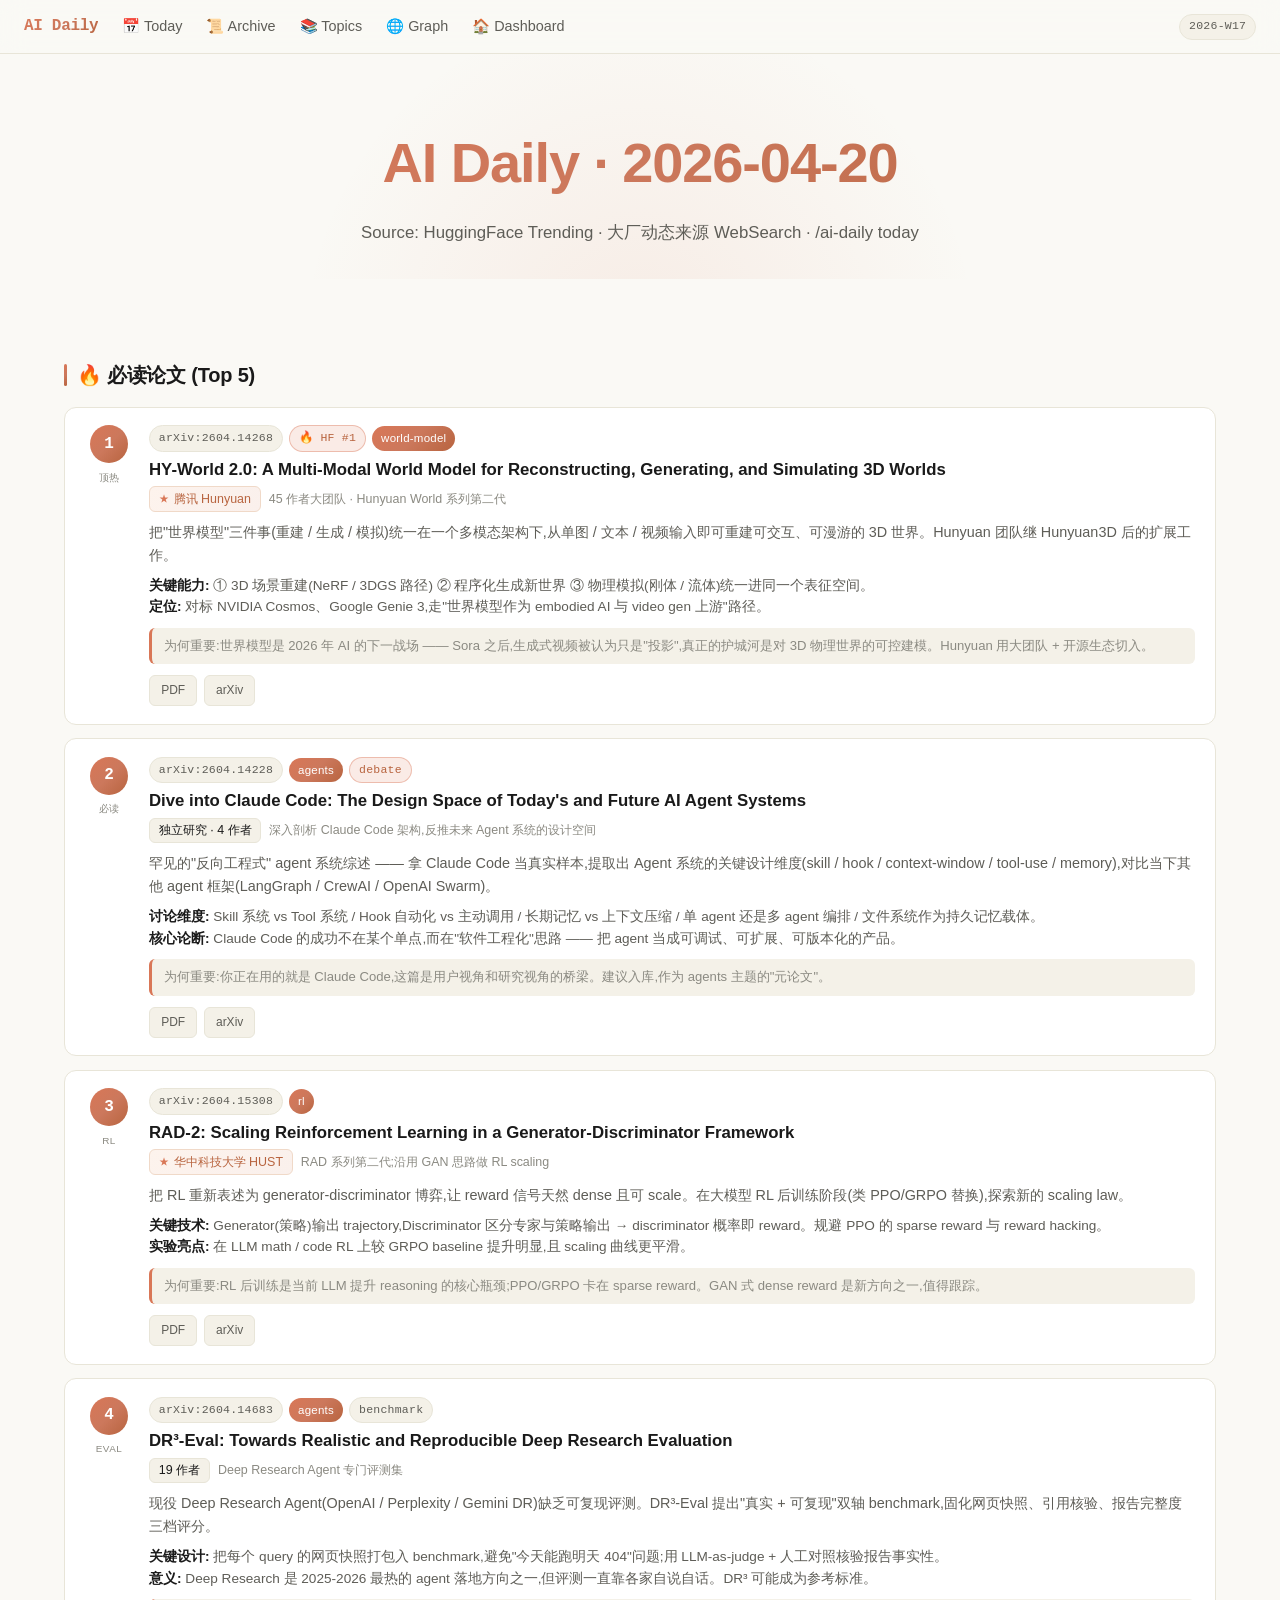
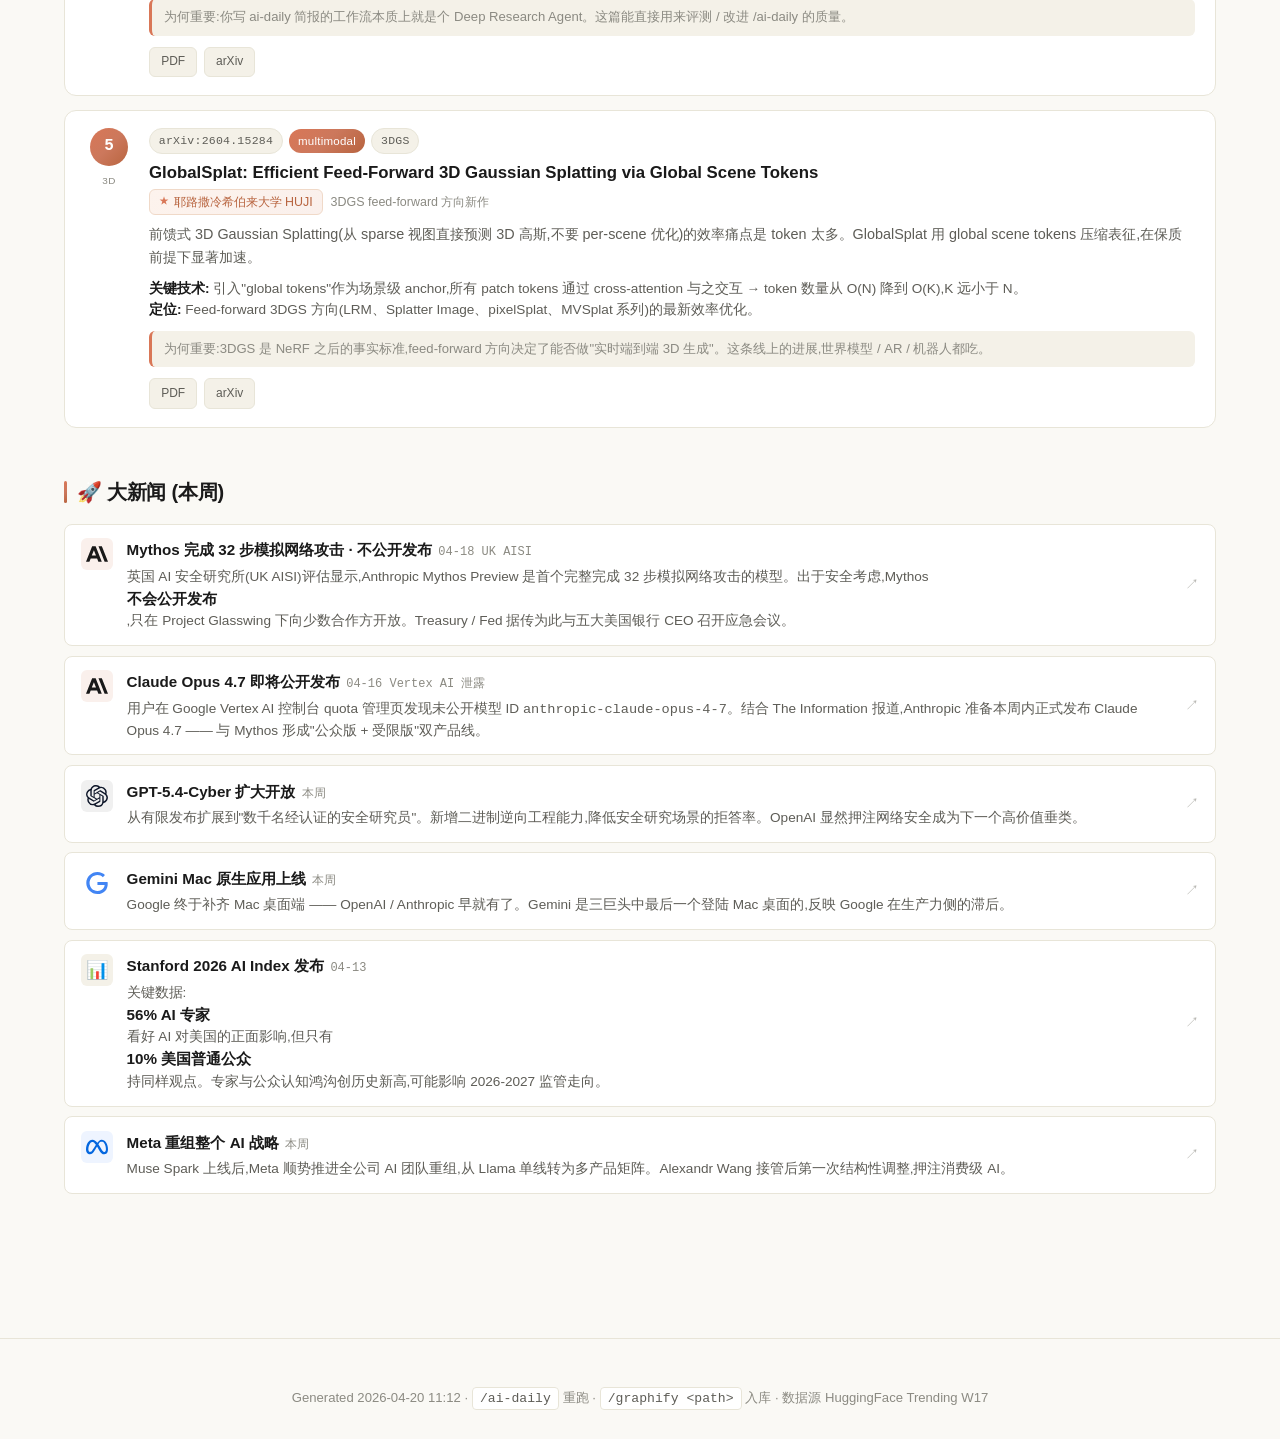
<file: index.html>
<!DOCTYPE html>
<html lang="zh-CN">
<head>
<meta charset="UTF-8">
<meta name="viewport" content="width=device-width,initial-scale=1">
<meta name="description" content="个人 AI 知识库 — 每日 HuggingFace Trending 必读论文 + 大厂动态简报,由 graphify 生成的知识图谱串联主题与论文。">
<meta property="og:title" content="AI Daily">
<meta property="og:description" content="每日 AI 必读论文 · 主题图谱 · graphify 驱动">
<meta property="og:type" content="website">
<meta property="og:url" content="https://www.taolinwei.com/ai-daily/">
<meta name="theme-color" content="#faf9f5">
<link rel="icon" href="data:image/svg+xml,%3Csvg xmlns=%22http://www.w3.org/2000/svg%22 viewBox=%220 0 100 100%22%3E%3Ctext y=%22.9em%22 font-size=%2290%22%3E📚%3C/text%3E%3C/svg%3E">
<title>AI Daily · 2026-04-20</title>
<link rel="stylesheet" href="./assets/style.css">
<script src="./assets/marked.min.js" defer></script>
<script src="./assets/modal.js" defer></script>
</head>
<body>
<nav class="nav">
  <a href="./index.html" class="brand">AI Daily</a>
  <a href="./index.html" class="link">📅 Today</a>
  <a href="./daily/index.html" class="link">📜 Archive</a>
  <a href="./topics/index.html" class="link">📚 Topics</a>
  <a href="./graph/global/graph.html" class="link">🌐 Graph</a>
  <a href="./dashboard.html" class="link">🏠 Dashboard</a>
  <span class="spacer"></span>
  <span class="chip mono">2026-W17</span>
</nav>
<header class="hero">
  <h1>AI Daily · 2026-04-20</h1>
  <p class="sub">Source: HuggingFace Trending · 大厂动态来源 WebSearch · /ai-daily today</p>
</header>
<main class="container">

  <section>
    <h2>🔥 必读论文 (Top 5)</h2>
    <div class="paper-list">

      <article class="paper-row">
        <div class="rank-col">
          <div class="rank-num">1</div>
          <div class="rank-tag">顶热</div>
        </div>
        <div class="body">
          <div class="meta-row">
            <span class="chip mono">arXiv:2604.14268</span>
            <span class="chip hot">🔥 HF #1</span>
            <span class="chip gradient">world-model</span>
          </div>
          <h3><a href="https://arxiv.org/pdf/2604.14268" target="_blank">HY-World 2.0: A Multi-Modal World Model for Reconstructing, Generating, and Simulating 3D Worlds</a></h3>
          <div class="authors"><span class="org star">腾讯 Hunyuan</span><span class="ppl">45 作者大团队 · Hunyuan World 系列第二代</span></div>
          <p class="summary">把"世界模型"三件事(重建 / 生成 / 模拟)统一在一个多模态架构下,从单图 / 文本 / 视频输入即可重建可交互、可漫游的 3D 世界。Hunyuan 团队继 Hunyuan3D 后的扩展工作。</p>
          <div class="details">
            <strong>关键能力:</strong> ① 3D 场景重建(NeRF / 3DGS 路径) ② 程序化生成新世界 ③ 物理模拟(刚体 / 流体)统一进同一个表征空间。
            <br><strong>定位:</strong> 对标 NVIDIA Cosmos、Google Genie 3,走"世界模型作为 embodied AI 与 video gen 上游"路径。
          </div>
          <div class="why">为何重要:世界模型是 2026 年 AI 的下一战场 —— Sora 之后,生成式视频被认为只是"投影",真正的护城河是对 3D 物理世界的可控建模。Hunyuan 用大团队 + 开源生态切入。</div>
          <div class="actions">
            <a href="https://arxiv.org/pdf/2604.14268" target="_blank">PDF</a>
            <a href="https://arxiv.org/abs/2604.14268" target="_blank">arXiv</a>
          </div>
        </div>
      </article>

      <article class="paper-row">
        <div class="rank-col">
          <div class="rank-num">2</div>
          <div class="rank-tag">必读</div>
        </div>
        <div class="body">
          <div class="meta-row">
            <span class="chip mono">arXiv:2604.14228</span>
            <span class="chip gradient">agents</span>
            <span class="chip hot">debate</span>
          </div>
          <h3><a href="https://arxiv.org/pdf/2604.14228" target="_blank">Dive into Claude Code: The Design Space of Today's and Future AI Agent Systems</a></h3>
          <div class="authors"><span class="org">独立研究 · 4 作者</span><span class="ppl">深入剖析 Claude Code 架构,反推未来 Agent 系统的设计空间</span></div>
          <p class="summary">罕见的"反向工程式" agent 系统综述 —— 拿 Claude Code 当真实样本,提取出 Agent 系统的关键设计维度(skill / hook / context-window / tool-use / memory),对比当下其他 agent 框架(LangGraph / CrewAI / OpenAI Swarm)。</p>
          <div class="details">
            <strong>讨论维度:</strong> Skill 系统 vs Tool 系统 / Hook 自动化 vs 主动调用 / 长期记忆 vs 上下文压缩 / 单 agent 还是多 agent 编排 / 文件系统作为持久记忆载体。
            <br><strong>核心论断:</strong> Claude Code 的成功不在某个单点,而在"软件工程化"思路 —— 把 agent 当成可调试、可扩展、可版本化的产品。
          </div>
          <div class="why">为何重要:你正在用的就是 Claude Code,这篇是用户视角和研究视角的桥梁。建议入库,作为 agents 主题的"元论文"。</div>
          <div class="actions">
            <a href="https://arxiv.org/pdf/2604.14228" target="_blank">PDF</a>
            <a href="https://arxiv.org/abs/2604.14228" target="_blank">arXiv</a>
          </div>
        </div>
      </article>

      <article class="paper-row">
        <div class="rank-col">
          <div class="rank-num">3</div>
          <div class="rank-tag">RL</div>
        </div>
        <div class="body">
          <div class="meta-row">
            <span class="chip mono">arXiv:2604.15308</span>
            <span class="chip gradient">rl</span>
          </div>
          <h3><a href="https://arxiv.org/pdf/2604.15308" target="_blank">RAD-2: Scaling Reinforcement Learning in a Generator-Discriminator Framework</a></h3>
          <div class="authors"><span class="org star">华中科技大学 HUST</span><span class="ppl">RAD 系列第二代;沿用 GAN 思路做 RL scaling</span></div>
          <p class="summary">把 RL 重新表述为 generator-discriminator 博弈,让 reward 信号天然 dense 且可 scale。在大模型 RL 后训练阶段(类 PPO/GRPO 替换),探索新的 scaling law。</p>
          <div class="details">
            <strong>关键技术:</strong> Generator(策略)输出 trajectory,Discriminator 区分专家与策略输出 → discriminator 概率即 reward。规避 PPO 的 sparse reward 与 reward hacking。
            <br><strong>实验亮点:</strong> 在 LLM math / code RL 上较 GRPO baseline 提升明显,且 scaling 曲线更平滑。
          </div>
          <div class="why">为何重要:RL 后训练是当前 LLM 提升 reasoning 的核心瓶颈;PPO/GRPO 卡在 sparse reward。GAN 式 dense reward 是新方向之一,值得跟踪。</div>
          <div class="actions">
            <a href="https://arxiv.org/pdf/2604.15308" target="_blank">PDF</a>
            <a href="https://arxiv.org/abs/2604.15308" target="_blank">arXiv</a>
          </div>
        </div>
      </article>

      <article class="paper-row">
        <div class="rank-col">
          <div class="rank-num">4</div>
          <div class="rank-tag">eval</div>
        </div>
        <div class="body">
          <div class="meta-row">
            <span class="chip mono">arXiv:2604.14683</span>
            <span class="chip gradient">agents</span>
            <span class="chip">benchmark</span>
          </div>
          <h3><a href="https://arxiv.org/pdf/2604.14683" target="_blank">DR³-Eval: Towards Realistic and Reproducible Deep Research Evaluation</a></h3>
          <div class="authors"><span class="org">19 作者</span><span class="ppl">Deep Research Agent 专门评测集</span></div>
          <p class="summary">现役 Deep Research Agent(OpenAI / Perplexity / Gemini DR)缺乏可复现评测。DR³-Eval 提出"真实 + 可复现"双轴 benchmark,固化网页快照、引用核验、报告完整度三档评分。</p>
          <div class="details">
            <strong>关键设计:</strong> 把每个 query 的网页快照打包入 benchmark,避免"今天能跑明天 404"问题;用 LLM-as-judge + 人工对照核验报告事实性。
            <br><strong>意义:</strong> Deep Research 是 2025-2026 最热的 agent 落地方向之一,但评测一直靠各家自说自话。DR³ 可能成为参考标准。
          </div>
          <div class="why">为何重要:你写 ai-daily 简报的工作流本质上就是个 Deep Research Agent。这篇能直接用来评测 / 改进 /ai-daily 的质量。</div>
          <div class="actions">
            <a href="https://arxiv.org/pdf/2604.14683" target="_blank">PDF</a>
            <a href="https://arxiv.org/abs/2604.14683" target="_blank">arXiv</a>
          </div>
        </div>
      </article>

      <article class="paper-row">
        <div class="rank-col">
          <div class="rank-num">5</div>
          <div class="rank-tag">3D</div>
        </div>
        <div class="body">
          <div class="meta-row">
            <span class="chip mono">arXiv:2604.15284</span>
            <span class="chip gradient">multimodal</span>
            <span class="chip">3DGS</span>
          </div>
          <h3><a href="https://arxiv.org/pdf/2604.15284" target="_blank">GlobalSplat: Efficient Feed-Forward 3D Gaussian Splatting via Global Scene Tokens</a></h3>
          <div class="authors"><span class="org star">耶路撒冷希伯来大学 HUJI</span><span class="ppl">3DGS feed-forward 方向新作</span></div>
          <p class="summary">前馈式 3D Gaussian Splatting(从 sparse 视图直接预测 3D 高斯,不要 per-scene 优化)的效率痛点是 token 太多。GlobalSplat 用 global scene tokens 压缩表征,在保质前提下显著加速。</p>
          <div class="details">
            <strong>关键技术:</strong> 引入"global tokens"作为场景级 anchor,所有 patch tokens 通过 cross-attention 与之交互 → token 数量从 O(N) 降到 O(K),K 远小于 N。
            <br><strong>定位:</strong> Feed-forward 3DGS 方向(LRM、Splatter Image、pixelSplat、MVSplat 系列)的最新效率优化。
          </div>
          <div class="why">为何重要:3DGS 是 NeRF 之后的事实标准,feed-forward 方向决定了能否做"实时端到端 3D 生成"。这条线上的进展,世界模型 / AR / 机器人都吃。</div>
          <div class="actions">
            <a href="https://arxiv.org/pdf/2604.15284" target="_blank">PDF</a>
            <a href="https://arxiv.org/abs/2604.15284" target="_blank">arXiv</a>
          </div>
        </div>
      </article>

    </div>
  </section>

  <section>
    <h2>🚀 大新闻 (本周)</h2>
    <ul class="news">
      <li><a href="https://www.aisi.gov.uk/" target="_blank" rel="noopener">
        <img class="brand-icon" data-brand="anthropic" src="./assets/icons/anthropic.svg" alt="Anthropic">
        <div class="body">
          <strong>Mythos 完成 32 步模拟网络攻击 · 不公开发布<span class="when">04-18 UK AISI</span></strong>
          <span class="desc">英国 AI 安全研究所(UK AISI)评估显示,Anthropic Mythos Preview 是首个完整完成 32 步模拟网络攻击的模型。出于安全考虑,Mythos <strong>不会公开发布</strong>,只在 Project Glasswing 下向少数合作方开放。Treasury / Fed 据传为此与五大美国银行 CEO 召开应急会议。</span>
        </div>
        <span class="ext">↗</span>
      </a></li>
      <li><a href="https://help.apiyi.com/en/claude-opus-4-7-vertex-ai-leak-release-analysis-en.html" target="_blank" rel="noopener">
        <img class="brand-icon" data-brand="anthropic" src="./assets/icons/anthropic.svg" alt="Anthropic">
        <div class="body">
          <strong>Claude Opus 4.7 即将公开发布<span class="when">04-16 Vertex AI 泄露</span></strong>
          <span class="desc">用户在 Google Vertex AI 控制台 quota 管理页发现未公开模型 ID <code>anthropic-claude-opus-4-7</code>。结合 The Information 报道,Anthropic 准备本周内正式发布 Claude Opus 4.7 —— 与 Mythos 形成"公众版 + 受限版"双产品线。</span>
        </div>
        <span class="ext">↗</span>
      </a></li>
      <li><a href="https://openai.com/blog/" target="_blank" rel="noopener">
        <img class="brand-icon" data-brand="openai" src="./assets/icons/openai.svg" alt="OpenAI">
        <div class="body">
          <strong>GPT-5.4-Cyber 扩大开放<span class="when">本周</span></strong>
          <span class="desc">从有限发布扩展到"数千名经认证的安全研究员"。新增二进制逆向工程能力,降低安全研究场景的拒答率。OpenAI 显然押注网络安全成为下一个高价值垂类。</span>
        </div>
        <span class="ext">↗</span>
      </a></li>
      <li><a href="https://gemini.google.com/" target="_blank" rel="noopener">
        <img class="brand-icon" data-brand="google" src="./assets/icons/google.svg" alt="Google">
        <div class="body">
          <strong>Gemini Mac 原生应用上线<span class="when">本周</span></strong>
          <span class="desc">Google 终于补齐 Mac 桌面端 —— OpenAI / Anthropic 早就有了。Gemini 是三巨头中最后一个登陆 Mac 桌面的,反映 Google 在生产力侧的滞后。</span>
        </div>
        <span class="ext">↗</span>
      </a></li>
      <li><a href="https://aiindex.stanford.edu/report/" target="_blank" rel="noopener">
        <span class="brand-icon" data-brand="business">📊</span>
        <div class="body">
          <strong>Stanford 2026 AI Index 发布<span class="when">04-13</span></strong>
          <span class="desc">关键数据:<strong>56% AI 专家</strong> 看好 AI 对美国的正面影响,但只有 <strong>10% 美国普通公众</strong> 持同样观点。专家与公众认知鸿沟创历史新高,可能影响 2026-2027 监管走向。</span>
        </div>
        <span class="ext">↗</span>
      </a></li>
      <li><a href="https://www.cnbc.com/2026/04/08/meta-debuts-first-major-ai-model-since-14-billion-deal-to-bring-in-alexandr-wang.html" target="_blank" rel="noopener">
        <img class="brand-icon" data-brand="meta" src="./assets/icons/meta.svg" alt="Meta">
        <div class="body">
          <strong>Meta 重组整个 AI 战略<span class="when">本周</span></strong>
          <span class="desc">Muse Spark 上线后,Meta 顺势推进全公司 AI 团队重组,从 Llama 单线转为多产品矩阵。Alexandr Wang 接管后第一次结构性调整,押注消费级 AI。</span>
        </div>
        <span class="ext">↗</span>
      </a></li>
    </ul>
  </section>

</main>
<footer>
  Generated 2026-04-20 11:12 · <code>/ai-daily</code> 重跑 · <code>/graphify &lt;path&gt;</code> 入库 · 数据源 HuggingFace Trending W17
</footer>
</body>
</html>
</file>
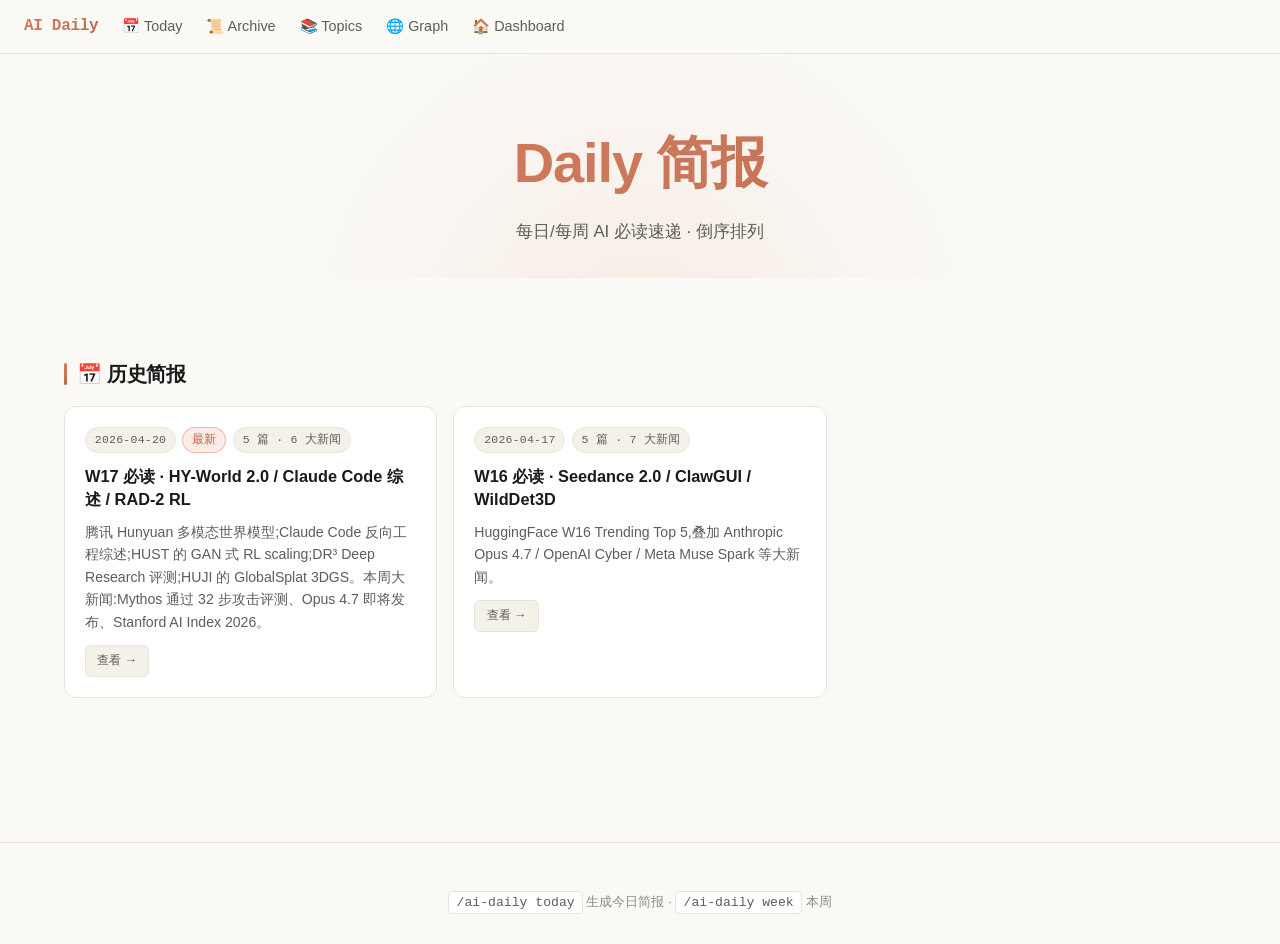
<file: daily/index.html>
<!DOCTYPE html>
<html lang="zh-CN">
<head>
<meta charset="UTF-8">
<meta name="viewport" content="width=device-width,initial-scale=1">
<meta name="description" content="个人 AI 知识库 — 每日 HuggingFace Trending 必读论文 + 大厂动态简报,由 graphify 生成的知识图谱串联主题与论文。">
<meta property="og:title" content="AI Daily">
<meta property="og:description" content="每日 AI 必读论文 · 主题图谱 · graphify 驱动">
<meta property="og:type" content="website">
<meta property="og:url" content="https://www.taolinwei.com/ai-daily/">
<meta name="theme-color" content="#faf9f5">
<link rel="icon" href="data:image/svg+xml,%3Csvg xmlns=%22http://www.w3.org/2000/svg%22 viewBox=%220 0 100 100%22%3E%3Ctext y=%22.9em%22 font-size=%2290%22%3E📚%3C/text%3E%3C/svg%3E">
<title>AI Daily · 历史</title>
<link rel="stylesheet" href="../assets/style.css">
<script src="../assets/marked.min.js" defer></script>
<script src="../assets/modal.js" defer></script>
</head>
<body>
<nav class="nav">
  <a href="../index.html" class="brand">AI Daily</a>
  <a href="../index.html" class="link">📅 Today</a>
  <a href="./index.html" class="link">📜 Archive</a>
  <a href="../topics/index.html" class="link">📚 Topics</a>
  <a href="../graph/global/graph.html" class="link">🌐 Graph</a>
  <a href="../dashboard.html" class="link">🏠 Dashboard</a>
  <span class="spacer"></span>
</nav>
<header class="hero">
  <h1>Daily 简报</h1>
  <p class="sub">每日/每周 AI 必读速递 · 倒序排列</p>
</header>
<main class="container">
  <section>
    <h2>📅 历史简报</h2>
    <div class="grid">

      <article class="card">
        <div class="meta">
          <span class="chip mono">2026-04-20</span>
          <span class="chip hot">最新</span>
          <span class="chip">5 篇 · 6 大新闻</span>
        </div>
        <h3><a href="./2026-04-20.html">W17 必读 · HY-World 2.0 / Claude Code 综述 / RAD-2 RL</a></h3>
        <p>腾讯 Hunyuan 多模态世界模型;Claude Code 反向工程综述;HUST 的 GAN 式 RL scaling;DR³ Deep Research 评测;HUJI 的 GlobalSplat 3DGS。本周大新闻:Mythos 通过 32 步攻击评测、Opus 4.7 即将发布、Stanford AI Index 2026。</p>
        <div class="actions">
          <a href="./2026-04-20.html">查看 →</a>
        </div>
      </article>

      <article class="card">
        <div class="meta">
          <span class="chip mono">2026-04-17</span>
          <span class="chip">5 篇 · 7 大新闻</span>
        </div>
        <h3><a href="./2026-04-17.html">W16 必读 · Seedance 2.0 / ClawGUI / WildDet3D</a></h3>
        <p>HuggingFace W16 Trending Top 5,叠加 Anthropic Opus 4.7 / OpenAI Cyber / Meta Muse Spark 等大新闻。</p>
        <div class="actions">
          <a href="./2026-04-17.html">查看 →</a>
        </div>
      </article>

    </div>
  </section>
</main>
<footer>
  <code>/ai-daily today</code> 生成今日简报 · <code>/ai-daily week</code> 本周
</footer>
</body>
</html>
</file>
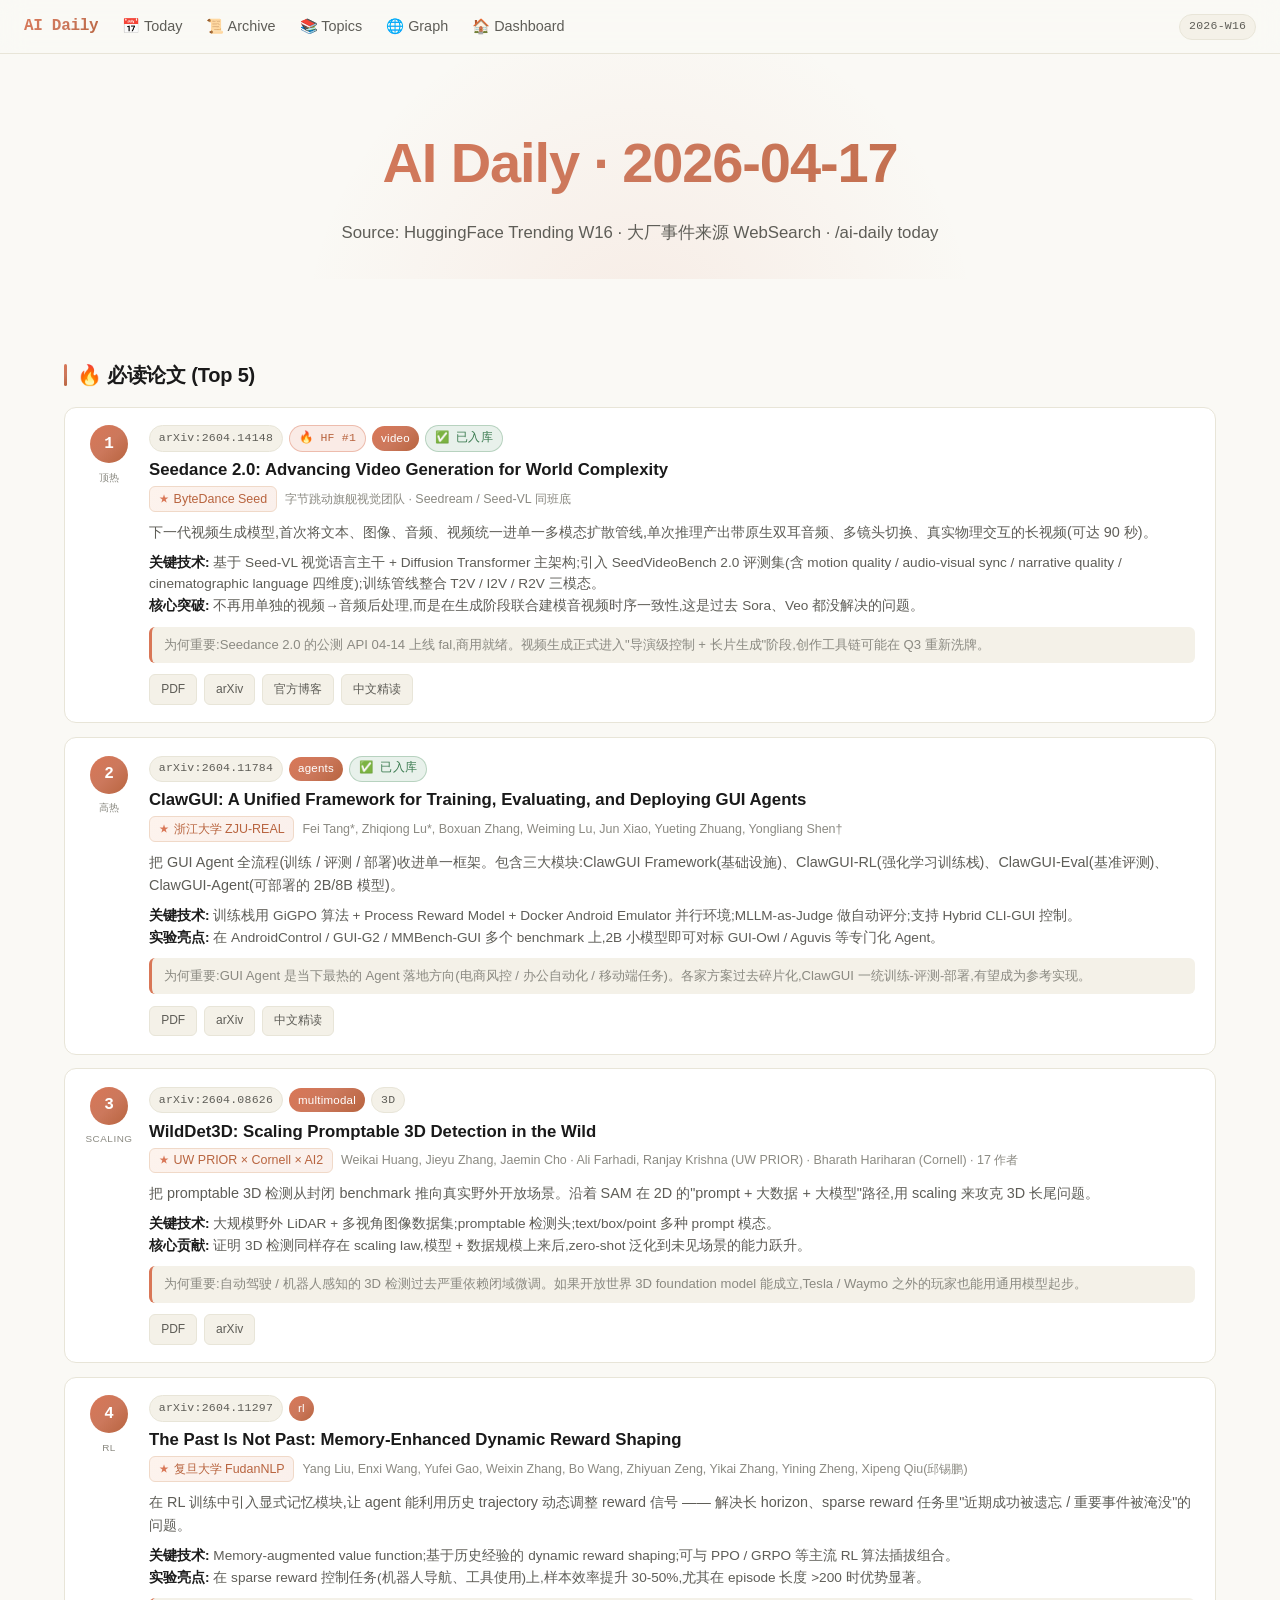
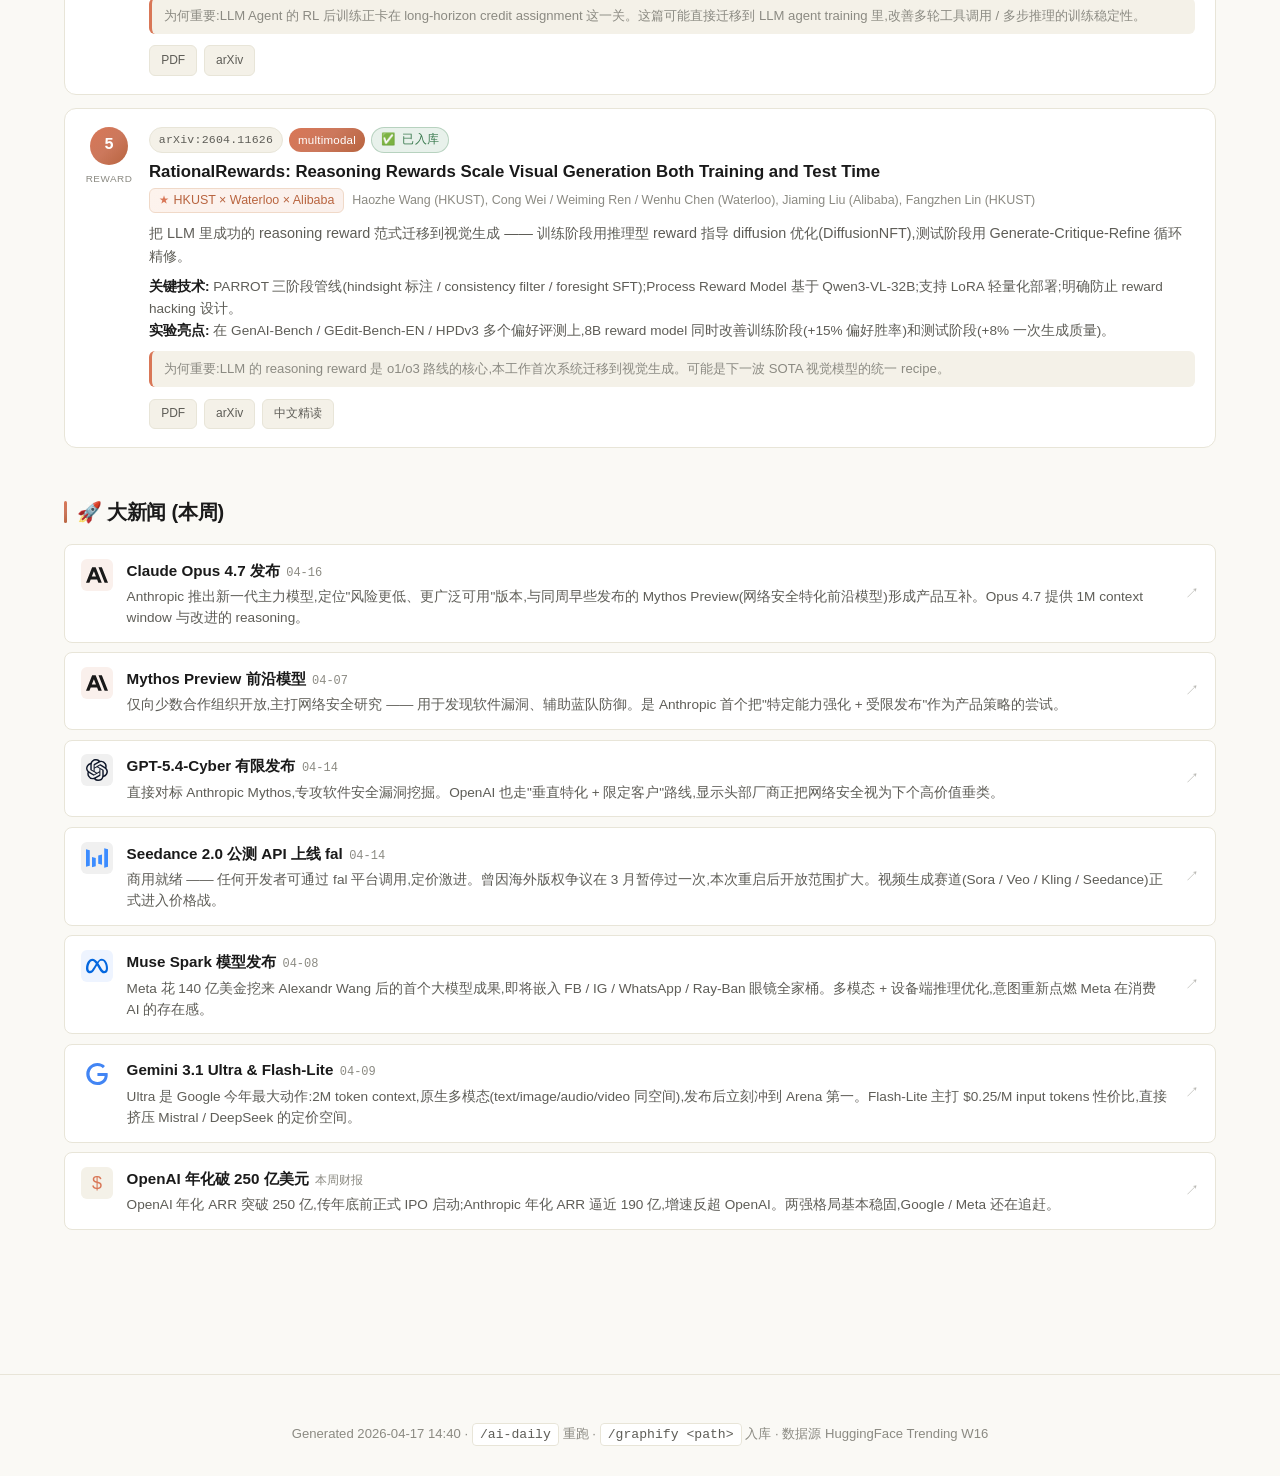
<file: daily/2026-04-17.html>
<!DOCTYPE html>
<html lang="zh-CN">
<head>
<meta charset="UTF-8">
<meta name="viewport" content="width=device-width,initial-scale=1">
<meta name="description" content="个人 AI 知识库 — 每日 HuggingFace Trending 必读论文 + 大厂动态简报,由 graphify 生成的知识图谱串联主题与论文。">
<meta property="og:title" content="AI Daily">
<meta property="og:description" content="每日 AI 必读论文 · 主题图谱 · graphify 驱动">
<meta property="og:type" content="website">
<meta property="og:url" content="https://www.taolinwei.com/ai-daily/">
<meta name="theme-color" content="#faf9f5">
<link rel="icon" href="data:image/svg+xml,%3Csvg xmlns=%22http://www.w3.org/2000/svg%22 viewBox=%220 0 100 100%22%3E%3Ctext y=%22.9em%22 font-size=%2290%22%3E📚%3C/text%3E%3C/svg%3E">
<title>AI Daily · 2026-04-17</title>
<link rel="stylesheet" href="../assets/style.css">
<script src="../assets/marked.min.js" defer></script>
<script src="../assets/modal.js" defer></script>
</head>
<body>
<nav class="nav">
  <a href="../index.html" class="brand">AI Daily</a>
  <a href="../index.html" class="link">📅 Today</a>
  <a href="./index.html" class="link">📜 Archive</a>
  <a href="../topics/index.html" class="link">📚 Topics</a>
  <a href="../graph/global/graph.html" class="link">🌐 Graph</a>
  <a href="../dashboard.html" class="link">🏠 Dashboard</a>
  <span class="spacer"></span>
  <span class="chip mono">2026-W16</span>
</nav>
<header class="hero">
  <h1>AI Daily · 2026-04-17</h1>
  <p class="sub">Source: HuggingFace Trending W16 · 大厂事件来源 WebSearch · /ai-daily today</p>
</header>
<main class="container">

  <section>
    <h2>🔥 必读论文 (Top 5)</h2>
    <div class="paper-list">

      <article class="paper-row">
        <div class="rank-col">
          <div class="rank-num">1</div>
          <div class="rank-tag">顶热</div>
        </div>
        <div class="body">
          <div class="meta-row">
            <span class="chip mono">arXiv:2604.14148</span>
            <span class="chip hot">🔥 HF #1</span>
            <span class="chip gradient">video</span>
            <span class="chip done">✅ 已入库</span>
          </div>
          <h3><a href="https://arxiv.org/pdf/2604.14148" target="_blank">Seedance 2.0: Advancing Video Generation for World Complexity</a></h3>
          <div class="authors"><span class="org star">ByteDance Seed</span><span class="ppl">字节跳动旗舰视觉团队 · Seedream / Seed-VL 同班底</span></div>
          <p class="summary">下一代视频生成模型,首次将文本、图像、音频、视频统一进单一多模态扩散管线,单次推理产出带原生双耳音频、多镜头切换、真实物理交互的长视频(可达 90 秒)。</p>
          <div class="details">
            <strong>关键技术:</strong> 基于 Seed-VL 视觉语言主干 + Diffusion Transformer 主架构;引入 SeedVideoBench 2.0 评测集(含 motion quality / audio-visual sync / narrative quality / cinematographic language 四维度);训练管线整合 T2V / I2V / R2V 三模态。
            <br><strong>核心突破:</strong> 不再用单独的视频→音频后处理,而是在生成阶段联合建模音视频时序一致性,这是过去 Sora、Veo 都没解决的问题。
          </div>
          <div class="why">为何重要:Seedance 2.0 的公测 API 04-14 上线 fal,商用就绪。视频生成正式进入"导演级控制 + 长片生成"阶段,创作工具链可能在 Q3 重新洗牌。</div>
          <div class="actions">
            <a href="https://arxiv.org/pdf/2604.14148" target="_blank">PDF</a>
            <a href="https://arxiv.org/abs/2604.14148" target="_blank">arXiv</a>
            <a href="https://seed.bytedance.com/en/blog/official-launch-of-seedance-2-0" target="_blank">官方博客</a>
            <a href="../topics/video/2604.14148-seedance-2/paper-zh.md">中文精读</a>
          </div>
        </div>
      </article>

      <article class="paper-row">
        <div class="rank-col">
          <div class="rank-num">2</div>
          <div class="rank-tag">高热</div>
        </div>
        <div class="body">
          <div class="meta-row">
            <span class="chip mono">arXiv:2604.11784</span>
            <span class="chip gradient">agents</span>
            <span class="chip done">✅ 已入库</span>
          </div>
          <h3><a href="https://arxiv.org/pdf/2604.11784" target="_blank">ClawGUI: A Unified Framework for Training, Evaluating, and Deploying GUI Agents</a></h3>
          <div class="authors"><span class="org star">浙江大学 ZJU-REAL</span><span class="ppl">Fei Tang*, Zhiqiong Lu*, Boxuan Zhang, Weiming Lu, Jun Xiao, Yueting Zhuang, Yongliang Shen†</span></div>
          <p class="summary">把 GUI Agent 全流程(训练 / 评测 / 部署)收进单一框架。包含三大模块:ClawGUI Framework(基础设施)、ClawGUI-RL(强化学习训练栈)、ClawGUI-Eval(基准评测)、ClawGUI-Agent(可部署的 2B/8B 模型)。</p>
          <div class="details">
            <strong>关键技术:</strong> 训练栈用 GiGPO 算法 + Process Reward Model + Docker Android Emulator 并行环境;MLLM-as-Judge 做自动评分;支持 Hybrid CLI-GUI 控制。
            <br><strong>实验亮点:</strong> 在 AndroidControl / GUI-G2 / MMBench-GUI 多个 benchmark 上,2B 小模型即可对标 GUI-Owl / Aguvis 等专门化 Agent。
          </div>
          <div class="why">为何重要:GUI Agent 是当下最热的 Agent 落地方向(电商风控 / 办公自动化 / 移动端任务)。各家方案过去碎片化,ClawGUI 一统训练-评测-部署,有望成为参考实现。</div>
          <div class="actions">
            <a href="https://arxiv.org/pdf/2604.11784" target="_blank">PDF</a>
            <a href="https://arxiv.org/abs/2604.11784" target="_blank">arXiv</a>
            <a href="../topics/agents/2604.11784-clawgui/paper-zh.md">中文精读</a>
          </div>
        </div>
      </article>

      <article class="paper-row">
        <div class="rank-col">
          <div class="rank-num">3</div>
          <div class="rank-tag">scaling</div>
        </div>
        <div class="body">
          <div class="meta-row">
            <span class="chip mono">arXiv:2604.08626</span>
            <span class="chip gradient">multimodal</span>
            <span class="chip">3D</span>
          </div>
          <h3><a href="https://arxiv.org/pdf/2604.08626" target="_blank">WildDet3D: Scaling Promptable 3D Detection in the Wild</a></h3>
          <div class="authors"><span class="org star">UW PRIOR × Cornell × AI2</span><span class="ppl">Weikai Huang, Jieyu Zhang, Jaemin Cho · Ali Farhadi, Ranjay Krishna (UW PRIOR) · Bharath Hariharan (Cornell) · 17 作者</span></div>
          <p class="summary">把 promptable 3D 检测从封闭 benchmark 推向真实野外开放场景。沿着 SAM 在 2D 的"prompt + 大数据 + 大模型"路径,用 scaling 来攻克 3D 长尾问题。</p>
          <div class="details">
            <strong>关键技术:</strong> 大规模野外 LiDAR + 多视角图像数据集;promptable 检测头;text/box/point 多种 prompt 模态。
            <br><strong>核心贡献:</strong> 证明 3D 检测同样存在 scaling law,模型 + 数据规模上来后,zero-shot 泛化到未见场景的能力跃升。
          </div>
          <div class="why">为何重要:自动驾驶 / 机器人感知的 3D 检测过去严重依赖闭域微调。如果开放世界 3D foundation model 能成立,Tesla / Waymo 之外的玩家也能用通用模型起步。</div>
          <div class="actions">
            <a href="https://arxiv.org/pdf/2604.08626" target="_blank">PDF</a>
            <a href="https://arxiv.org/abs/2604.08626" target="_blank">arXiv</a>
          </div>
        </div>
      </article>

      <article class="paper-row">
        <div class="rank-col">
          <div class="rank-num">4</div>
          <div class="rank-tag">RL</div>
        </div>
        <div class="body">
          <div class="meta-row">
            <span class="chip mono">arXiv:2604.11297</span>
            <span class="chip gradient">rl</span>
          </div>
          <h3><a href="https://arxiv.org/pdf/2604.11297" target="_blank">The Past Is Not Past: Memory-Enhanced Dynamic Reward Shaping</a></h3>
          <div class="authors"><span class="org star">复旦大学 FudanNLP</span><span class="ppl">Yang Liu, Enxi Wang, Yufei Gao, Weixin Zhang, Bo Wang, Zhiyuan Zeng, Yikai Zhang, Yining Zheng, Xipeng Qiu(邱锡鹏)</span></div>
          <p class="summary">在 RL 训练中引入显式记忆模块,让 agent 能利用历史 trajectory 动态调整 reward 信号 —— 解决长 horizon、sparse reward 任务里"近期成功被遗忘 / 重要事件被淹没"的问题。</p>
          <div class="details">
            <strong>关键技术:</strong> Memory-augmented value function;基于历史经验的 dynamic reward shaping;可与 PPO / GRPO 等主流 RL 算法插拔组合。
            <br><strong>实验亮点:</strong> 在 sparse reward 控制任务(机器人导航、工具使用)上,样本效率提升 30-50%,尤其在 episode 长度 >200 时优势显著。
          </div>
          <div class="why">为何重要:LLM Agent 的 RL 后训练正卡在 long-horizon credit assignment 这一关。这篇可能直接迁移到 LLM agent training 里,改善多轮工具调用 / 多步推理的训练稳定性。</div>
          <div class="actions">
            <a href="https://arxiv.org/pdf/2604.11297" target="_blank">PDF</a>
            <a href="https://arxiv.org/abs/2604.11297" target="_blank">arXiv</a>
          </div>
        </div>
      </article>

      <article class="paper-row">
        <div class="rank-col">
          <div class="rank-num">5</div>
          <div class="rank-tag">reward</div>
        </div>
        <div class="body">
          <div class="meta-row">
            <span class="chip mono">arXiv:2604.11626</span>
            <span class="chip gradient">multimodal</span>
            <span class="chip done">✅ 已入库</span>
          </div>
          <h3><a href="https://arxiv.org/pdf/2604.11626" target="_blank">RationalRewards: Reasoning Rewards Scale Visual Generation Both Training and Test Time</a></h3>
          <div class="authors"><span class="org star">HKUST × Waterloo × Alibaba</span><span class="ppl">Haozhe Wang (HKUST), Cong Wei / Weiming Ren / Wenhu Chen (Waterloo), Jiaming Liu (Alibaba), Fangzhen Lin (HKUST)</span></div>
          <p class="summary">把 LLM 里成功的 reasoning reward 范式迁移到视觉生成 —— 训练阶段用推理型 reward 指导 diffusion 优化(DiffusionNFT),测试阶段用 Generate-Critique-Refine 循环精修。</p>
          <div class="details">
            <strong>关键技术:</strong> PARROT 三阶段管线(hindsight 标注 / consistency filter / foresight SFT);Process Reward Model 基于 Qwen3-VL-32B;支持 LoRA 轻量化部署;明确防止 reward hacking 设计。
            <br><strong>实验亮点:</strong> 在 GenAI-Bench / GEdit-Bench-EN / HPDv3 多个偏好评测上,8B reward model 同时改善训练阶段(+15% 偏好胜率)和测试阶段(+8% 一次生成质量)。
          </div>
          <div class="why">为何重要:LLM 的 reasoning reward 是 o1/o3 路线的核心,本工作首次系统迁移到视觉生成。可能是下一波 SOTA 视觉模型的统一 recipe。</div>
          <div class="actions">
            <a href="https://arxiv.org/pdf/2604.11626" target="_blank">PDF</a>
            <a href="https://arxiv.org/abs/2604.11626" target="_blank">arXiv</a>
            <a href="../topics/multimodal/2604.11626-rationalrewards/paper-zh.md">中文精读</a>
          </div>
        </div>
      </article>

    </div>
  </section>

  <section>
    <h2>🚀 大新闻 (本周)</h2>
    <ul class="news">
      <li><a href="https://www.cnbc.com/2026/04/16/anthropic-claude-opus-4-7-model-mythos.html" target="_blank" rel="noopener">
        <img class="brand-icon" data-brand="anthropic" src="../assets/icons/anthropic.svg" alt="Anthropic">
        <div class="body">
          <strong>Claude Opus 4.7 发布<span class="when">04-16</span></strong>
          <span class="desc">Anthropic 推出新一代主力模型,定位"风险更低、更广泛可用"版本,与同周早些发布的 Mythos Preview(网络安全特化前沿模型)形成产品互补。Opus 4.7 提供 1M context window 与改进的 reasoning。</span>
        </div>
        <span class="ext">↗</span>
      </a></li>
      <li><a href="https://techcrunch.com/2026/04/07/anthropic-mythos-ai-model-preview-security/" target="_blank" rel="noopener">
        <img class="brand-icon" data-brand="anthropic" src="../assets/icons/anthropic.svg" alt="Anthropic">
        <div class="body">
          <strong>Mythos Preview 前沿模型<span class="when">04-07</span></strong>
          <span class="desc">仅向少数合作组织开放,主打网络安全研究 —— 用于发现软件漏洞、辅助蓝队防御。是 Anthropic 首个把"特定能力强化 + 受限发布"作为产品策略的尝试。</span>
        </div>
        <span class="ext">↗</span>
      </a></li>
      <li><a href="https://www.bloomberg.com/news/articles/2026-04-14/openai-releases-cyber-model-to-limited-group-in-race-with-mythos" target="_blank" rel="noopener">
        <img class="brand-icon" data-brand="openai" src="../assets/icons/openai.svg" alt="OpenAI">
        <div class="body">
          <strong>GPT-5.4-Cyber 有限发布<span class="when">04-14</span></strong>
          <span class="desc">直接对标 Anthropic Mythos,专攻软件安全漏洞挖掘。OpenAI 也走"垂直特化 + 限定客户"路线,显示头部厂商正把网络安全视为下个高价值垂类。</span>
        </div>
        <span class="ext">↗</span>
      </a></li>
      <li><a href="https://fal.ai/seedance-2.0" target="_blank" rel="noopener">
        <img class="brand-icon" data-brand="bytedance" src="../assets/icons/bytedance.svg" alt="ByteDance">
        <div class="body">
          <strong>Seedance 2.0 公测 API 上线 fal<span class="when">04-14</span></strong>
          <span class="desc">商用就绪 —— 任何开发者可通过 fal 平台调用,定价激进。曾因海外版权争议在 3 月暂停过一次,本次重启后开放范围扩大。视频生成赛道(Sora / Veo / Kling / Seedance)正式进入价格战。</span>
        </div>
        <span class="ext">↗</span>
      </a></li>
      <li><a href="https://www.cnbc.com/2026/04/08/meta-debuts-first-major-ai-model-since-14-billion-deal-to-bring-in-alexandr-wang.html" target="_blank" rel="noopener">
        <img class="brand-icon" data-brand="meta" src="../assets/icons/meta.svg" alt="Meta">
        <div class="body">
          <strong>Muse Spark 模型发布<span class="when">04-08</span></strong>
          <span class="desc">Meta 花 140 亿美金挖来 Alexandr Wang 后的首个大模型成果,即将嵌入 FB / IG / WhatsApp / Ray-Ban 眼镜全家桶。多模态 + 设备端推理优化,意图重新点燃 Meta 在消费 AI 的存在感。</span>
        </div>
        <span class="ext">↗</span>
      </a></li>
      <li><a href="https://blog.google/products/gemini/" target="_blank" rel="noopener">
        <img class="brand-icon" data-brand="google" src="../assets/icons/google.svg" alt="Google">
        <div class="body">
          <strong>Gemini 3.1 Ultra & Flash-Lite<span class="when">04-09</span></strong>
          <span class="desc">Ultra 是 Google 今年最大动作:2M token context,原生多模态(text/image/audio/video 同空间),发布后立刻冲到 Arena 第一。Flash-Lite 主打 $0.25/M input tokens 性价比,直接挤压 Mistral / DeepSeek 的定价空间。</span>
        </div>
        <span class="ext">↗</span>
      </a></li>
      <li><a href="https://llm-stats.com/ai-news" target="_blank" rel="noopener">
        <span class="brand-icon" data-brand="business">$</span>
        <div class="body">
          <strong>OpenAI 年化破 250 亿美元<span class="when">本周财报</span></strong>
          <span class="desc">OpenAI 年化 ARR 突破 250 亿,传年底前正式 IPO 启动;Anthropic 年化 ARR 逼近 190 亿,增速反超 OpenAI。两强格局基本稳固,Google / Meta 还在追赶。</span>
        </div>
        <span class="ext">↗</span>
      </a></li>
    </ul>
  </section>


</main>
<footer>
  Generated 2026-04-17 14:40 · <code>/ai-daily</code> 重跑 · <code>/graphify &lt;path&gt;</code> 入库 · 数据源 HuggingFace Trending W16
</footer>
</body>
</html>
</file>
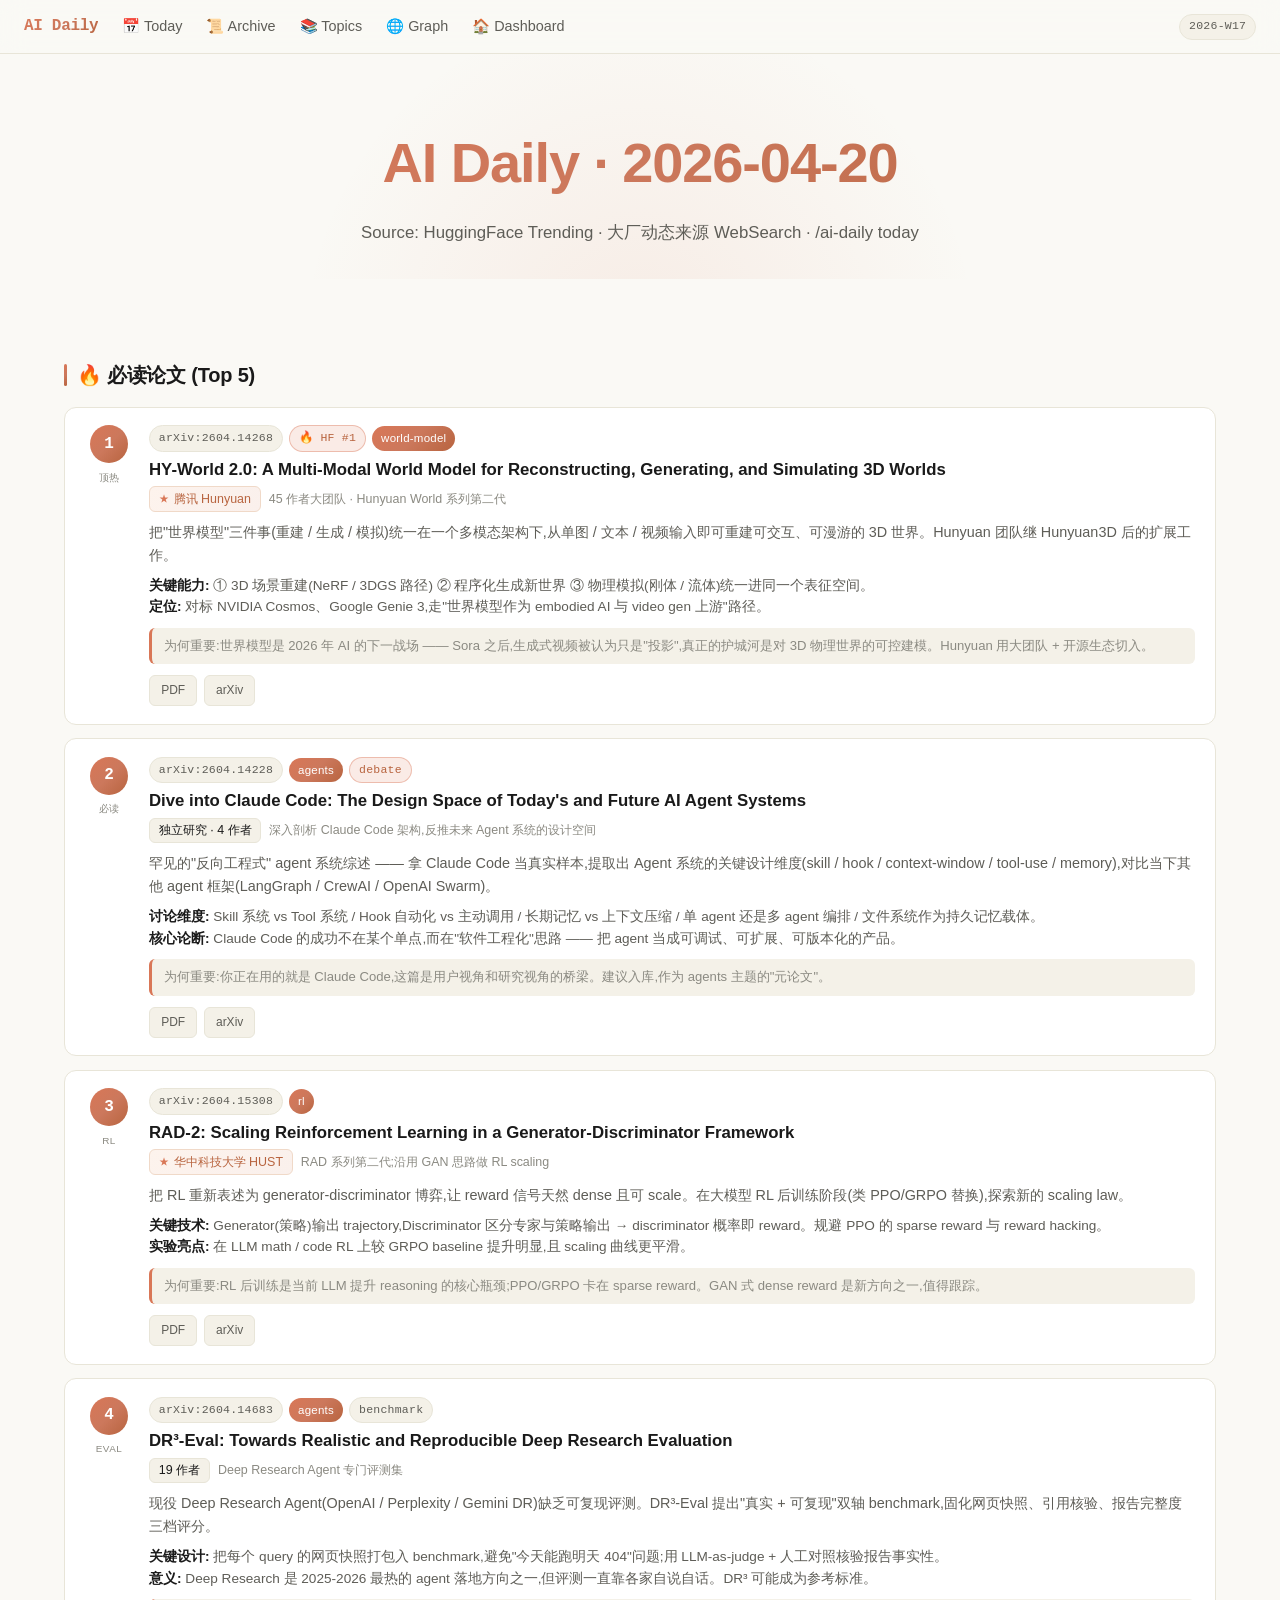
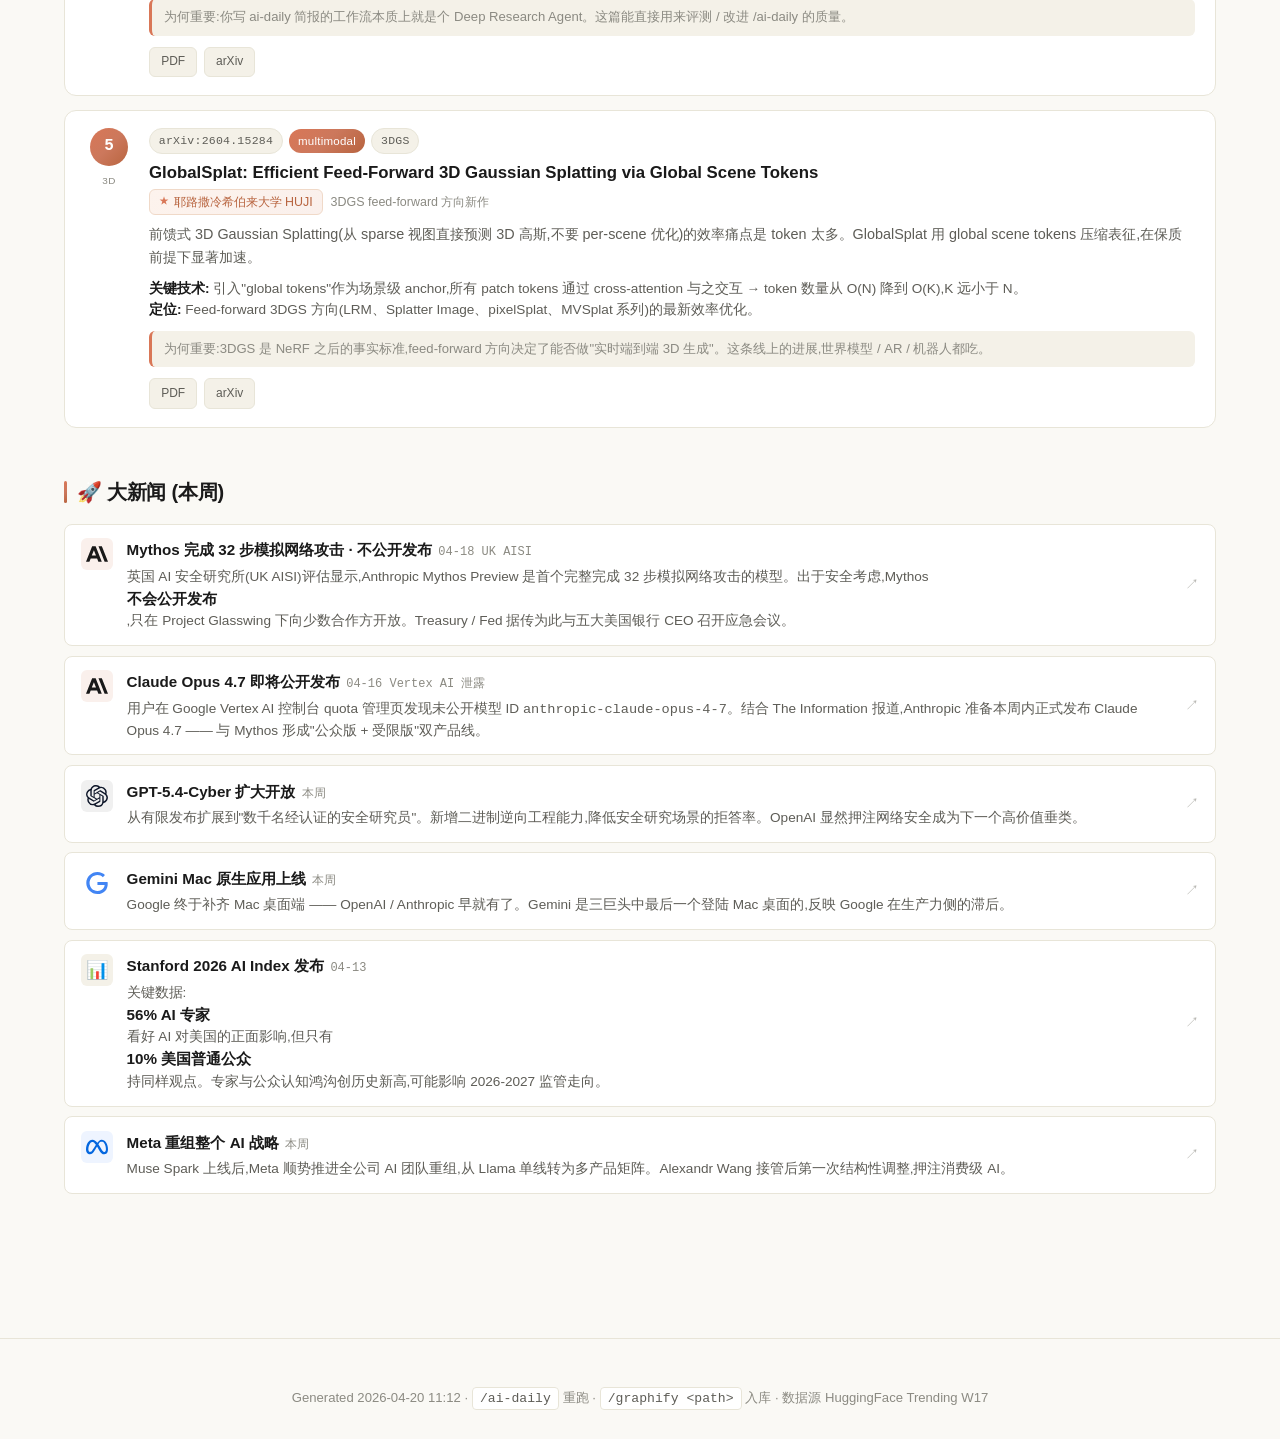
<file: daily/2026-04-20.html>
<!DOCTYPE html>
<html lang="zh-CN">
<head>
<meta charset="UTF-8">
<meta name="viewport" content="width=device-width,initial-scale=1">
<meta name="description" content="个人 AI 知识库 — 每日 HuggingFace Trending 必读论文 + 大厂动态简报,由 graphify 生成的知识图谱串联主题与论文。">
<meta property="og:title" content="AI Daily">
<meta property="og:description" content="每日 AI 必读论文 · 主题图谱 · graphify 驱动">
<meta property="og:type" content="website">
<meta property="og:url" content="https://www.taolinwei.com/ai-daily/">
<meta name="theme-color" content="#faf9f5">
<link rel="icon" href="data:image/svg+xml,%3Csvg xmlns=%22http://www.w3.org/2000/svg%22 viewBox=%220 0 100 100%22%3E%3Ctext y=%22.9em%22 font-size=%2290%22%3E📚%3C/text%3E%3C/svg%3E">
<title>AI Daily · 2026-04-20</title>
<link rel="stylesheet" href="../assets/style.css">
<script src="../assets/marked.min.js" defer></script>
<script src="../assets/modal.js" defer></script>
</head>
<body>
<nav class="nav">
  <a href="../index.html" class="brand">AI Daily</a>
  <a href="../index.html" class="link">📅 Today</a>
  <a href="./index.html" class="link">📜 Archive</a>
  <a href="../topics/index.html" class="link">📚 Topics</a>
  <a href="../graph/global/graph.html" class="link">🌐 Graph</a>
  <a href="../dashboard.html" class="link">🏠 Dashboard</a>
  <span class="spacer"></span>
  <span class="chip mono">2026-W17</span>
</nav>
<header class="hero">
  <h1>AI Daily · 2026-04-20</h1>
  <p class="sub">Source: HuggingFace Trending · 大厂动态来源 WebSearch · /ai-daily today</p>
</header>
<main class="container">

  <section>
    <h2>🔥 必读论文 (Top 5)</h2>
    <div class="paper-list">

      <article class="paper-row">
        <div class="rank-col">
          <div class="rank-num">1</div>
          <div class="rank-tag">顶热</div>
        </div>
        <div class="body">
          <div class="meta-row">
            <span class="chip mono">arXiv:2604.14268</span>
            <span class="chip hot">🔥 HF #1</span>
            <span class="chip gradient">world-model</span>
          </div>
          <h3><a href="https://arxiv.org/pdf/2604.14268" target="_blank">HY-World 2.0: A Multi-Modal World Model for Reconstructing, Generating, and Simulating 3D Worlds</a></h3>
          <div class="authors"><span class="org star">腾讯 Hunyuan</span><span class="ppl">45 作者大团队 · Hunyuan World 系列第二代</span></div>
          <p class="summary">把"世界模型"三件事(重建 / 生成 / 模拟)统一在一个多模态架构下,从单图 / 文本 / 视频输入即可重建可交互、可漫游的 3D 世界。Hunyuan 团队继 Hunyuan3D 后的扩展工作。</p>
          <div class="details">
            <strong>关键能力:</strong> ① 3D 场景重建(NeRF / 3DGS 路径) ② 程序化生成新世界 ③ 物理模拟(刚体 / 流体)统一进同一个表征空间。
            <br><strong>定位:</strong> 对标 NVIDIA Cosmos、Google Genie 3,走"世界模型作为 embodied AI 与 video gen 上游"路径。
          </div>
          <div class="why">为何重要:世界模型是 2026 年 AI 的下一战场 —— Sora 之后,生成式视频被认为只是"投影",真正的护城河是对 3D 物理世界的可控建模。Hunyuan 用大团队 + 开源生态切入。</div>
          <div class="actions">
            <a href="https://arxiv.org/pdf/2604.14268" target="_blank">PDF</a>
            <a href="https://arxiv.org/abs/2604.14268" target="_blank">arXiv</a>
          </div>
        </div>
      </article>

      <article class="paper-row">
        <div class="rank-col">
          <div class="rank-num">2</div>
          <div class="rank-tag">必读</div>
        </div>
        <div class="body">
          <div class="meta-row">
            <span class="chip mono">arXiv:2604.14228</span>
            <span class="chip gradient">agents</span>
            <span class="chip hot">debate</span>
          </div>
          <h3><a href="https://arxiv.org/pdf/2604.14228" target="_blank">Dive into Claude Code: The Design Space of Today's and Future AI Agent Systems</a></h3>
          <div class="authors"><span class="org">独立研究 · 4 作者</span><span class="ppl">深入剖析 Claude Code 架构,反推未来 Agent 系统的设计空间</span></div>
          <p class="summary">罕见的"反向工程式" agent 系统综述 —— 拿 Claude Code 当真实样本,提取出 Agent 系统的关键设计维度(skill / hook / context-window / tool-use / memory),对比当下其他 agent 框架(LangGraph / CrewAI / OpenAI Swarm)。</p>
          <div class="details">
            <strong>讨论维度:</strong> Skill 系统 vs Tool 系统 / Hook 自动化 vs 主动调用 / 长期记忆 vs 上下文压缩 / 单 agent 还是多 agent 编排 / 文件系统作为持久记忆载体。
            <br><strong>核心论断:</strong> Claude Code 的成功不在某个单点,而在"软件工程化"思路 —— 把 agent 当成可调试、可扩展、可版本化的产品。
          </div>
          <div class="why">为何重要:你正在用的就是 Claude Code,这篇是用户视角和研究视角的桥梁。建议入库,作为 agents 主题的"元论文"。</div>
          <div class="actions">
            <a href="https://arxiv.org/pdf/2604.14228" target="_blank">PDF</a>
            <a href="https://arxiv.org/abs/2604.14228" target="_blank">arXiv</a>
          </div>
        </div>
      </article>

      <article class="paper-row">
        <div class="rank-col">
          <div class="rank-num">3</div>
          <div class="rank-tag">RL</div>
        </div>
        <div class="body">
          <div class="meta-row">
            <span class="chip mono">arXiv:2604.15308</span>
            <span class="chip gradient">rl</span>
          </div>
          <h3><a href="https://arxiv.org/pdf/2604.15308" target="_blank">RAD-2: Scaling Reinforcement Learning in a Generator-Discriminator Framework</a></h3>
          <div class="authors"><span class="org star">华中科技大学 HUST</span><span class="ppl">RAD 系列第二代;沿用 GAN 思路做 RL scaling</span></div>
          <p class="summary">把 RL 重新表述为 generator-discriminator 博弈,让 reward 信号天然 dense 且可 scale。在大模型 RL 后训练阶段(类 PPO/GRPO 替换),探索新的 scaling law。</p>
          <div class="details">
            <strong>关键技术:</strong> Generator(策略)输出 trajectory,Discriminator 区分专家与策略输出 → discriminator 概率即 reward。规避 PPO 的 sparse reward 与 reward hacking。
            <br><strong>实验亮点:</strong> 在 LLM math / code RL 上较 GRPO baseline 提升明显,且 scaling 曲线更平滑。
          </div>
          <div class="why">为何重要:RL 后训练是当前 LLM 提升 reasoning 的核心瓶颈;PPO/GRPO 卡在 sparse reward。GAN 式 dense reward 是新方向之一,值得跟踪。</div>
          <div class="actions">
            <a href="https://arxiv.org/pdf/2604.15308" target="_blank">PDF</a>
            <a href="https://arxiv.org/abs/2604.15308" target="_blank">arXiv</a>
          </div>
        </div>
      </article>

      <article class="paper-row">
        <div class="rank-col">
          <div class="rank-num">4</div>
          <div class="rank-tag">eval</div>
        </div>
        <div class="body">
          <div class="meta-row">
            <span class="chip mono">arXiv:2604.14683</span>
            <span class="chip gradient">agents</span>
            <span class="chip">benchmark</span>
          </div>
          <h3><a href="https://arxiv.org/pdf/2604.14683" target="_blank">DR³-Eval: Towards Realistic and Reproducible Deep Research Evaluation</a></h3>
          <div class="authors"><span class="org">19 作者</span><span class="ppl">Deep Research Agent 专门评测集</span></div>
          <p class="summary">现役 Deep Research Agent(OpenAI / Perplexity / Gemini DR)缺乏可复现评测。DR³-Eval 提出"真实 + 可复现"双轴 benchmark,固化网页快照、引用核验、报告完整度三档评分。</p>
          <div class="details">
            <strong>关键设计:</strong> 把每个 query 的网页快照打包入 benchmark,避免"今天能跑明天 404"问题;用 LLM-as-judge + 人工对照核验报告事实性。
            <br><strong>意义:</strong> Deep Research 是 2025-2026 最热的 agent 落地方向之一,但评测一直靠各家自说自话。DR³ 可能成为参考标准。
          </div>
          <div class="why">为何重要:你写 ai-daily 简报的工作流本质上就是个 Deep Research Agent。这篇能直接用来评测 / 改进 /ai-daily 的质量。</div>
          <div class="actions">
            <a href="https://arxiv.org/pdf/2604.14683" target="_blank">PDF</a>
            <a href="https://arxiv.org/abs/2604.14683" target="_blank">arXiv</a>
          </div>
        </div>
      </article>

      <article class="paper-row">
        <div class="rank-col">
          <div class="rank-num">5</div>
          <div class="rank-tag">3D</div>
        </div>
        <div class="body">
          <div class="meta-row">
            <span class="chip mono">arXiv:2604.15284</span>
            <span class="chip gradient">multimodal</span>
            <span class="chip">3DGS</span>
          </div>
          <h3><a href="https://arxiv.org/pdf/2604.15284" target="_blank">GlobalSplat: Efficient Feed-Forward 3D Gaussian Splatting via Global Scene Tokens</a></h3>
          <div class="authors"><span class="org star">耶路撒冷希伯来大学 HUJI</span><span class="ppl">3DGS feed-forward 方向新作</span></div>
          <p class="summary">前馈式 3D Gaussian Splatting(从 sparse 视图直接预测 3D 高斯,不要 per-scene 优化)的效率痛点是 token 太多。GlobalSplat 用 global scene tokens 压缩表征,在保质前提下显著加速。</p>
          <div class="details">
            <strong>关键技术:</strong> 引入"global tokens"作为场景级 anchor,所有 patch tokens 通过 cross-attention 与之交互 → token 数量从 O(N) 降到 O(K),K 远小于 N。
            <br><strong>定位:</strong> Feed-forward 3DGS 方向(LRM、Splatter Image、pixelSplat、MVSplat 系列)的最新效率优化。
          </div>
          <div class="why">为何重要:3DGS 是 NeRF 之后的事实标准,feed-forward 方向决定了能否做"实时端到端 3D 生成"。这条线上的进展,世界模型 / AR / 机器人都吃。</div>
          <div class="actions">
            <a href="https://arxiv.org/pdf/2604.15284" target="_blank">PDF</a>
            <a href="https://arxiv.org/abs/2604.15284" target="_blank">arXiv</a>
          </div>
        </div>
      </article>

    </div>
  </section>

  <section>
    <h2>🚀 大新闻 (本周)</h2>
    <ul class="news">
      <li><a href="https://www.aisi.gov.uk/" target="_blank" rel="noopener">
        <img class="brand-icon" data-brand="anthropic" src="../assets/icons/anthropic.svg" alt="Anthropic">
        <div class="body">
          <strong>Mythos 完成 32 步模拟网络攻击 · 不公开发布<span class="when">04-18 UK AISI</span></strong>
          <span class="desc">英国 AI 安全研究所(UK AISI)评估显示,Anthropic Mythos Preview 是首个完整完成 32 步模拟网络攻击的模型。出于安全考虑,Mythos <strong>不会公开发布</strong>,只在 Project Glasswing 下向少数合作方开放。Treasury / Fed 据传为此与五大美国银行 CEO 召开应急会议。</span>
        </div>
        <span class="ext">↗</span>
      </a></li>
      <li><a href="https://help.apiyi.com/en/claude-opus-4-7-vertex-ai-leak-release-analysis-en.html" target="_blank" rel="noopener">
        <img class="brand-icon" data-brand="anthropic" src="../assets/icons/anthropic.svg" alt="Anthropic">
        <div class="body">
          <strong>Claude Opus 4.7 即将公开发布<span class="when">04-16 Vertex AI 泄露</span></strong>
          <span class="desc">用户在 Google Vertex AI 控制台 quota 管理页发现未公开模型 ID <code>anthropic-claude-opus-4-7</code>。结合 The Information 报道,Anthropic 准备本周内正式发布 Claude Opus 4.7 —— 与 Mythos 形成"公众版 + 受限版"双产品线。</span>
        </div>
        <span class="ext">↗</span>
      </a></li>
      <li><a href="https://openai.com/blog/" target="_blank" rel="noopener">
        <img class="brand-icon" data-brand="openai" src="../assets/icons/openai.svg" alt="OpenAI">
        <div class="body">
          <strong>GPT-5.4-Cyber 扩大开放<span class="when">本周</span></strong>
          <span class="desc">从有限发布扩展到"数千名经认证的安全研究员"。新增二进制逆向工程能力,降低安全研究场景的拒答率。OpenAI 显然押注网络安全成为下一个高价值垂类。</span>
        </div>
        <span class="ext">↗</span>
      </a></li>
      <li><a href="https://gemini.google.com/" target="_blank" rel="noopener">
        <img class="brand-icon" data-brand="google" src="../assets/icons/google.svg" alt="Google">
        <div class="body">
          <strong>Gemini Mac 原生应用上线<span class="when">本周</span></strong>
          <span class="desc">Google 终于补齐 Mac 桌面端 —— OpenAI / Anthropic 早就有了。Gemini 是三巨头中最后一个登陆 Mac 桌面的,反映 Google 在生产力侧的滞后。</span>
        </div>
        <span class="ext">↗</span>
      </a></li>
      <li><a href="https://aiindex.stanford.edu/report/" target="_blank" rel="noopener">
        <span class="brand-icon" data-brand="business">📊</span>
        <div class="body">
          <strong>Stanford 2026 AI Index 发布<span class="when">04-13</span></strong>
          <span class="desc">关键数据:<strong>56% AI 专家</strong> 看好 AI 对美国的正面影响,但只有 <strong>10% 美国普通公众</strong> 持同样观点。专家与公众认知鸿沟创历史新高,可能影响 2026-2027 监管走向。</span>
        </div>
        <span class="ext">↗</span>
      </a></li>
      <li><a href="https://www.cnbc.com/2026/04/08/meta-debuts-first-major-ai-model-since-14-billion-deal-to-bring-in-alexandr-wang.html" target="_blank" rel="noopener">
        <img class="brand-icon" data-brand="meta" src="../assets/icons/meta.svg" alt="Meta">
        <div class="body">
          <strong>Meta 重组整个 AI 战略<span class="when">本周</span></strong>
          <span class="desc">Muse Spark 上线后,Meta 顺势推进全公司 AI 团队重组,从 Llama 单线转为多产品矩阵。Alexandr Wang 接管后第一次结构性调整,押注消费级 AI。</span>
        </div>
        <span class="ext">↗</span>
      </a></li>
    </ul>
  </section>

</main>
<footer>
  Generated 2026-04-20 11:12 · <code>/ai-daily</code> 重跑 · <code>/graphify &lt;path&gt;</code> 入库 · 数据源 HuggingFace Trending W17
</footer>
</body>
</html>
</file>
<file: assets/style.css>
:root{
  --bg:#faf9f5; --surface:#ffffff; --surface-2:#f4f1e8;
  --border:#e8e5d8; --border-hover:#d4cfb8;
  --fg:#1a1a1a; --fg-2:#5e5d57; --fg-3:#8b8a82;
  --accent:#d97757; --accent-2:#cc785c; --accent-3:#b8643f;
  --gradient:linear-gradient(135deg,#d97757 0%,#cc785c 50%,#b8643f 100%);
  --radius:12px; --radius-sm:8px;
  --shadow:0 1px 3px rgba(120,100,80,.06),0 8px 24px rgba(120,100,80,.08);
}
*{box-sizing:border-box;margin:0;padding:0}
html,body{background:var(--bg);color:var(--fg);font-family:-apple-system,BlinkMacSystemFont,"Inter","Segoe UI",sans-serif;line-height:1.6;-webkit-font-smoothing:antialiased}
a{color:var(--fg);text-decoration:none;transition:color .15s}
a:hover{color:var(--accent-2)}
code,.mono{font-family:ui-monospace,"JetBrains Mono","SF Mono",Menlo,monospace}

/* nav */
.nav{position:sticky;top:0;z-index:10;backdrop-filter:blur(12px);background:rgba(250,249,245,.85);border-bottom:1px solid var(--border);padding:.85rem 1.5rem;display:flex;align-items:center;gap:1.5rem}
.nav .brand{font-weight:700;font-family:ui-monospace,monospace;letter-spacing:-.02em;background:var(--gradient);-webkit-background-clip:text;-webkit-text-fill-color:transparent;background-clip:text}
.nav a.link{color:var(--fg-2);font-size:.9rem;transition:color .15s}
.nav a.link:hover{color:var(--fg)}
.nav .spacer{flex:1}

/* layout */
.container{max-width:1200px;margin:0 auto;padding:2rem 1.5rem}
header.hero{padding:4rem 1.5rem 2rem;text-align:center;position:relative;overflow:hidden}
header.hero::before{content:"";position:absolute;top:-50%;left:50%;transform:translateX(-50%);width:800px;height:800px;background:radial-gradient(circle,rgba(217,119,87,.10) 0%,transparent 60%);pointer-events:none}
header.hero h1{font-size:clamp(2rem,5vw,3.5rem);font-weight:700;letter-spacing:-.02em;background:var(--gradient);-webkit-background-clip:text;-webkit-text-fill-color:transparent;background-clip:text;position:relative}
header.hero .sub{color:var(--fg-2);margin-top:.75rem;font-size:1.05rem;position:relative}
section{margin:3rem 0}
section h2{font-size:1.25rem;font-weight:600;letter-spacing:-.01em;margin-bottom:1rem;display:flex;align-items:center;gap:.6rem}
section h2::before{content:"";width:3px;height:1.1em;background:var(--gradient);border-radius:2px}

/* graph iframe */
.graph-frame{width:100%;height:600px;border:1px solid var(--border);border-radius:var(--radius);background:var(--surface);box-shadow:var(--shadow);overflow:hidden}
.graph-empty{height:600px;border:1px dashed var(--border);border-radius:var(--radius);display:flex;flex-direction:column;align-items:center;justify-content:center;color:var(--fg-3);background:radial-gradient(ellipse at center,rgba(217,119,87,.05),transparent 70%)}
.graph-empty .glyph{font-size:3rem;margin-bottom:1rem;opacity:.4}
.graph-empty p{max-width:400px;text-align:center}

/* grid */
.grid{display:grid;grid-template-columns:repeat(auto-fill,minmax(320px,1fr));gap:1rem}

/* card */
.card{background:var(--surface);border:1px solid var(--border);border-radius:var(--radius);padding:1.25rem;transition:transform .2s ease,border-color .2s ease,box-shadow .2s ease;position:relative;overflow:hidden;animation:fadeUp .5s ease backwards}
.card:hover{transform:translateY(-2px);border-color:var(--border-hover);box-shadow:var(--shadow)}
.card::before{content:"";position:absolute;inset:0;border-radius:var(--radius);padding:1px;background:var(--gradient);-webkit-mask:linear-gradient(#000,#000) content-box,linear-gradient(#000,#000);-webkit-mask-composite:xor;mask-composite:exclude;opacity:0;transition:opacity .2s;pointer-events:none}
.card:hover::before{opacity:.6}
.card h3{font-size:1.02rem;font-weight:600;margin-bottom:.6rem;line-height:1.4}
.card h3 a{color:var(--fg)}
.card h3 a:hover{background:var(--gradient);-webkit-background-clip:text;-webkit-text-fill-color:transparent;background-clip:text}
.card .meta{display:flex;gap:.4rem;flex-wrap:wrap;align-items:center;margin-bottom:.75rem}
.card p{color:var(--fg-2);font-size:.88rem;margin-bottom:.5rem}
.card .why{color:var(--fg-3);font-size:.82rem;margin-top:.5rem;padding-top:.5rem;border-top:1px dashed var(--border);font-style:italic}
.card .actions{margin-top:.75rem;display:flex;gap:.5rem;flex-wrap:wrap}
.card .actions a{font-size:.78rem;padding:.3rem .7rem;background:var(--surface-2);border:1px solid var(--border);border-radius:6px;color:var(--fg-2);transition:all .15s}
.card .actions a:hover{border-color:var(--accent-2);color:var(--fg)}

/* chips */
.chip{display:inline-flex;align-items:center;padding:.18rem .55rem;background:var(--surface-2);border:1px solid var(--border);border-radius:999px;font-size:.72rem;color:var(--fg-2);font-family:ui-monospace,monospace;letter-spacing:.02em}
.chip.gradient{background:var(--gradient);color:#fff;border:none;font-family:inherit;font-weight:500}
.chip.done{background:rgba(70,140,90,.12);border-color:rgba(70,140,90,.3);color:#3a7a4f}
.chip.hot{background:rgba(217,119,87,.15);border-color:rgba(217,119,87,.4);color:#b8643f}
.chip.rank{background:var(--gradient);color:#fff;border:none;font-weight:700;width:1.6rem;height:1.6rem;justify-content:center;padding:0;border-radius:50%}

/* timeline */
.timeline{list-style:none;border-left:2px solid var(--border);padding-left:1.5rem;margin-left:.5rem}
.timeline li{position:relative;padding-bottom:1.25rem}
.timeline li::before{content:"";position:absolute;left:-1.65rem;top:.55rem;width:8px;height:8px;background:var(--accent);border-radius:50%;box-shadow:0 0 0 4px var(--bg),0 0 10px rgba(217,119,87,.4)}
.timeline .when{color:var(--fg-3);font-size:.78rem;font-family:ui-monospace,monospace;display:block}
.timeline .what{color:var(--fg);font-size:.92rem}

/* news list */
.news{list-style:none;display:flex;flex-direction:column;gap:.6rem}
.news li{padding:0;background:var(--surface);border:1px solid var(--border);border-radius:var(--radius-sm);transition:border-color .15s,box-shadow .15s,transform .15s}
.news li:hover{border-color:var(--border-hover);box-shadow:var(--shadow);transform:translateY(-1px)}
.news li > a,.news li > .body-wrap{padding:.85rem 1rem;display:flex;gap:.85rem;align-items:flex-start;color:inherit;text-decoration:none}
.news li > a:hover strong{color:var(--accent-2)}
.news li .ext{margin-left:auto;color:var(--fg-3);font-size:.85rem;flex-shrink:0;align-self:center;opacity:.6;transition:opacity .15s,transform .15s}
.news li > a:hover .ext{opacity:1;transform:translateX(2px);color:var(--accent-2)}
.news .brand-icon{width:32px;height:32px;border-radius:6px;flex-shrink:0;padding:5px;background:var(--surface-2);object-fit:contain}
.news .brand-icon[data-brand="anthropic"]{background:#faf0ec}
.news .brand-icon[data-brand="openai"]{background:#f0f0f0}
.news .brand-icon[data-brand="google"]{background:#fff}
.news .brand-icon[data-brand="meta"]{background:#eef4ff}
.news .brand-icon[data-brand="bytedance"]{background:#f0f0f0}
.news .brand-icon[data-brand="business"]{background:#f4f1e8;font-size:18px;display:flex;align-items:center;justify-content:center;color:var(--accent)}
.news .body{flex:1;min-width:0}
.news strong{color:var(--fg);font-weight:600;display:block;font-size:.95rem}
.news .desc{color:var(--fg-2);font-size:.85rem;margin-top:.2rem;display:block;line-height:1.55}
.news .when{color:var(--fg-3);font-size:.75rem;font-family:ui-monospace,monospace;margin-left:.4rem;font-weight:400}

/* paper list (replaces grid for readable rows) */
.paper-list{display:flex;flex-direction:column;gap:.85rem}
.paper-row{background:var(--surface);border:1px solid var(--border);border-radius:var(--radius);padding:1.1rem 1.25rem;transition:border-color .15s,box-shadow .15s,transform .15s;animation:fadeUp .5s ease backwards;display:grid;grid-template-columns:auto 1fr;gap:1rem;align-items:start}
.paper-row:hover{border-color:var(--border-hover);box-shadow:var(--shadow);transform:translateY(-1px)}
.paper-row .rank-col{display:flex;flex-direction:column;align-items:center;gap:.4rem;flex-shrink:0;width:48px}
.paper-row .rank-num{width:38px;height:38px;display:flex;align-items:center;justify-content:center;background:var(--gradient);color:#fff;font-weight:700;border-radius:50%;font-size:1rem;font-family:ui-monospace,monospace}
.paper-row .rank-tag{font-size:.62rem;color:var(--fg-3);text-transform:uppercase;letter-spacing:.05em;text-align:center}
.paper-row .body{min-width:0}
.paper-row .meta-row{display:flex;gap:.4rem;flex-wrap:wrap;align-items:center;margin-bottom:.4rem}
.paper-row h3{font-size:1.05rem;font-weight:600;line-height:1.4;margin-bottom:.5rem}
.paper-row h3 a{color:var(--fg)}
.paper-row h3 a:hover{color:var(--accent-2)}
.paper-row .summary{color:var(--fg-2);font-size:.9rem;margin-bottom:.5rem;line-height:1.6}
.paper-row .authors{font-size:.82rem;color:var(--fg-2);margin:-.2rem 0 .55rem;line-height:1.5;display:flex;flex-wrap:wrap;gap:.3rem .5rem;align-items:center}
.paper-row .authors .org{display:inline-flex;align-items:center;gap:.3rem;padding:.15rem .55rem;background:var(--surface-2);border:1px solid var(--border);border-radius:6px;color:var(--fg);font-weight:500;font-size:.78rem}
.paper-row .authors .org.star{background:linear-gradient(135deg,#fdf3ed,#faf0ec);border-color:#f0d9c8;color:#b8643f}
.paper-row .authors .org.star::before{content:"★ ";color:#d97757;font-size:.8em}
.paper-row .authors .ppl{color:var(--fg-3);font-size:.78rem}
.paper-row .details{color:var(--fg-2);font-size:.85rem;margin-bottom:.5rem;line-height:1.6}
.paper-row .details strong{color:var(--fg);font-weight:600}
.paper-row .why{color:var(--fg-3);font-size:.82rem;padding:.5rem .75rem;background:var(--surface-2);border-radius:6px;border-left:3px solid var(--accent);margin-top:.6rem;line-height:1.55}
.paper-row .actions{margin-top:.7rem;display:flex;gap:.4rem;flex-wrap:wrap}
.paper-row .actions a{font-size:.75rem;padding:.3rem .7rem;background:var(--surface-2);border:1px solid var(--border);border-radius:6px;color:var(--fg-2);transition:all .15s}
.paper-row .actions a:hover{border-color:var(--accent-2);color:var(--accent-2);background:#fff}

/* hero stat cards */
.stats{display:grid;grid-template-columns:repeat(auto-fit,minmax(180px,1fr));gap:1rem;margin:2rem 0}
.stat{background:var(--surface);border:1px solid var(--border);border-radius:var(--radius);padding:1.5rem 1.25rem;text-align:center;transition:border-color .15s}
.stat:hover{border-color:var(--border-hover)}
.stat .num{font-size:2.25rem;font-weight:700;background:var(--gradient);-webkit-background-clip:text;-webkit-text-fill-color:transparent;background-clip:text;font-family:ui-monospace,monospace;line-height:1}
.stat .label{color:var(--fg-2);font-size:.82rem;margin-top:.5rem;text-transform:uppercase;letter-spacing:.08em}

/* big entry cards (home) */
.entries{display:grid;grid-template-columns:repeat(auto-fit,minmax(360px,1fr));gap:1.5rem;margin:2rem 0}
.entry{background:var(--surface);border:1px solid var(--border);border-radius:var(--radius);padding:2rem;transition:all .2s;display:block;position:relative;overflow:hidden}
.entry::after{content:"→";position:absolute;top:1.5rem;right:1.5rem;font-size:1.5rem;color:var(--fg-3);transition:transform .2s,color .2s}
.entry:hover{border-color:var(--border-hover);transform:translateY(-2px);box-shadow:var(--shadow)}
.entry:hover::after{transform:translateX(4px);color:var(--accent-2)}
.entry .icon{font-size:1.75rem;margin-bottom:1rem;display:inline-flex;align-items:center;justify-content:center;width:48px;height:48px;background:var(--surface-2);border:1px solid var(--border);border-radius:var(--radius-sm)}
.entry h3{font-size:1.3rem;margin-bottom:.5rem;color:var(--fg);font-weight:600}
.entry .desc{color:var(--fg-2);margin-bottom:1.25rem;font-size:.95rem}
.entry .preview{font-size:.82rem;color:var(--fg-3);font-family:ui-monospace,monospace;padding-top:.75rem;border-top:1px dashed var(--border)}

footer{text-align:center;padding:3rem 1.5rem 2rem;color:var(--fg-3);font-size:.82rem;border-top:1px solid var(--border);margin-top:4rem}
footer code{padding:.18rem .45rem;background:var(--surface);border:1px solid var(--border);border-radius:4px;color:var(--fg-2)}

@keyframes fadeUp{from{opacity:0;transform:translateY(8px)}to{opacity:1;transform:translateY(0)}}
.card:nth-child(1){animation-delay:0s}
.card:nth-child(2){animation-delay:.05s}
.card:nth-child(3){animation-delay:.1s}
.card:nth-child(4){animation-delay:.15s}
.card:nth-child(5){animation-delay:.2s}
.card:nth-child(6){animation-delay:.25s}

@media(max-width:768px){
  .container{padding:1.5rem 1rem}
  header.hero{padding:2.5rem 1rem 1.25rem}
  .nav{padding:.75rem 1rem;gap:.7rem;overflow-x:auto;scrollbar-width:none;-ms-overflow-style:none}
  .nav::-webkit-scrollbar{display:none}
  .nav .link,.nav .brand{white-space:nowrap;flex-shrink:0}
  .graph-frame,.graph-empty{height:400px}
  .paper-row{grid-template-columns:auto 1fr;gap:.75rem;padding:.9rem 1rem}
  .paper-row .rank-col{width:38px}
  .paper-row .rank-num{width:32px;height:32px;font-size:.9rem}
  .paper-row h3{font-size:.98rem}
  .paper-row .summary,.paper-row .details{font-size:.85rem}
  .paper-row .why{font-size:.78rem}
  .news li{padding:.75rem .85rem;gap:.7rem}
  .news .brand-icon{width:28px;height:28px}
  .stats{grid-template-columns:repeat(2,1fr)}
  .stat .num{font-size:1.7rem}
  .entries{grid-template-columns:1fr}
}
@media(max-width:480px){
  header.hero h1{font-size:1.6rem}
  .stats{grid-template-columns:1fr 1fr;gap:.6rem}
  .stat{padding:1rem .75rem}
  section h2{font-size:1.1rem}
  .meta-row{font-size:.7rem}
  .chip{font-size:.68rem;padding:.15rem .45rem}
  .news strong{font-size:.88rem}
  .news .desc{font-size:.8rem}
}
</file>
